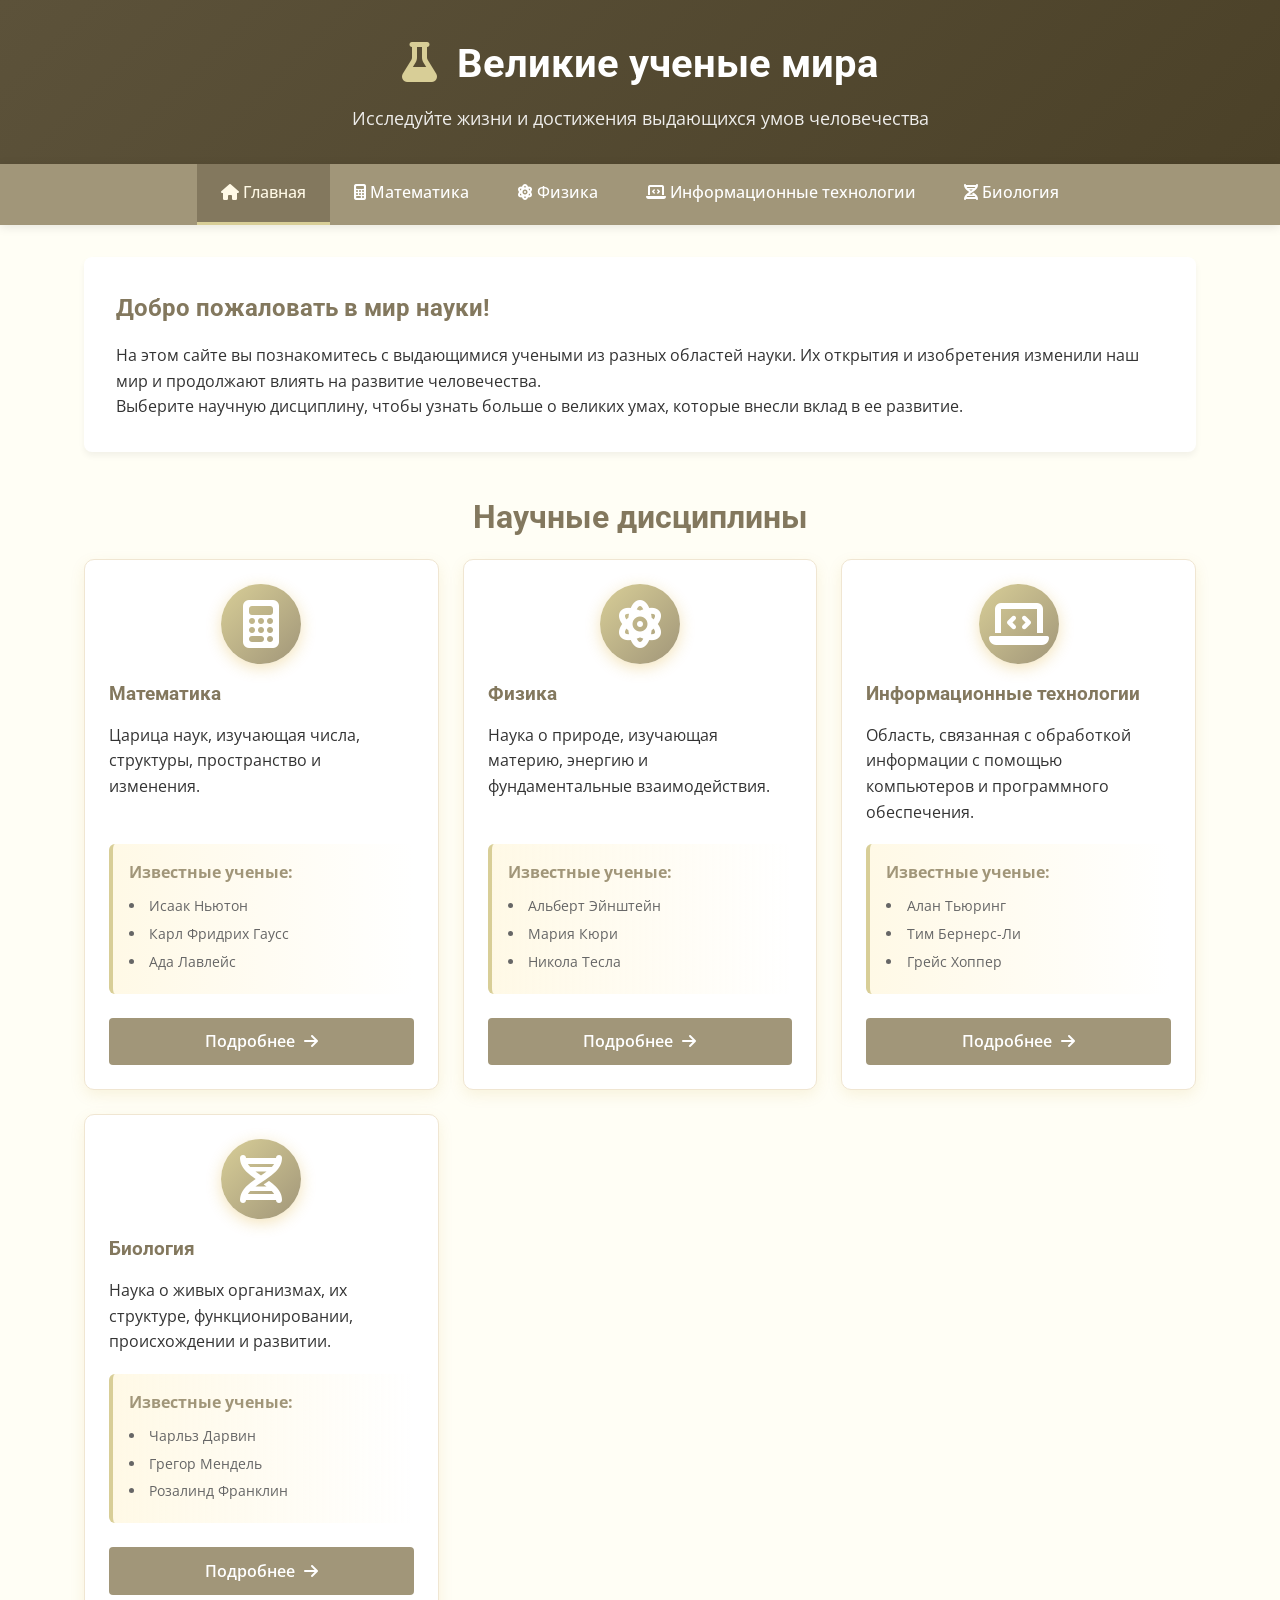
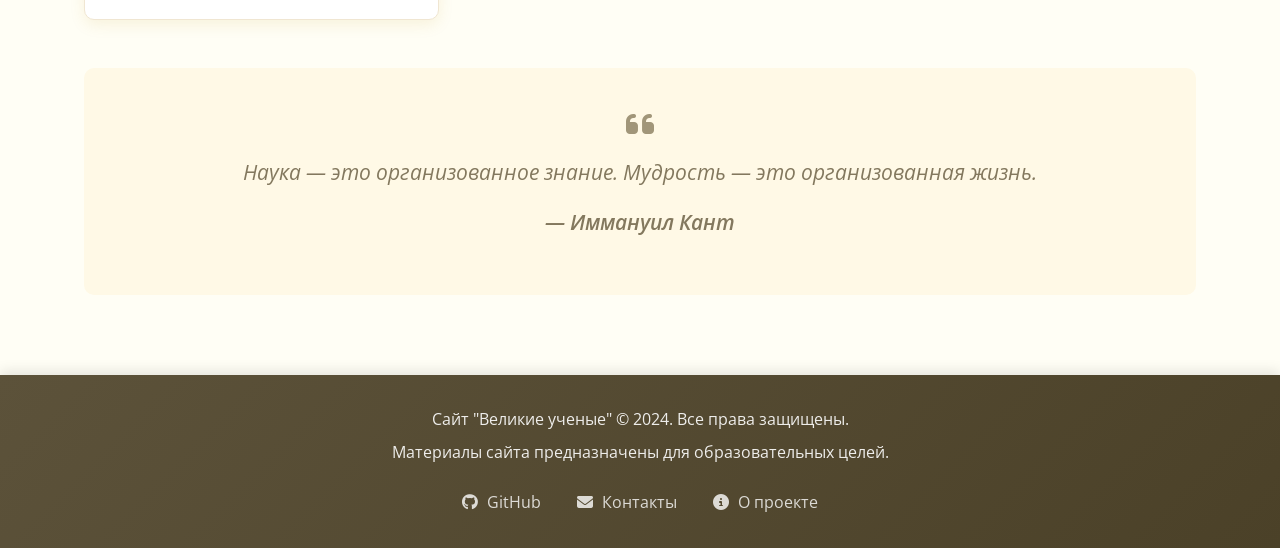
<file: index.html>
<!DOCTYPE html>
<html lang="ru">
<head>
    <meta charset="UTF-8">
    <meta name="viewport" content="width=device-width, initial-scale=1.0">
    <title>Великие ученые - Главная</title>
    <link rel="stylesheet" href="style.css">
    <link rel="stylesheet" href="https://cdnjs.cloudflare.com/ajax/libs/font-awesome/6.4.0/css/all.min.css">
    <link href="https://fonts.googleapis.com/css2?family=Roboto:wght@300;400;500;700&family=Open+Sans:wght@400;600;700&display=swap" rel="stylesheet">
</head>
<body class="home-theme">
    <header>
        <div class="container">
            <h1><i class="fas fa-flask"></i> Великие ученые мира</h1>
            <p>Исследуйте жизни и достижения выдающихся умов человечества</p>
        </div>
    </header>

    <nav>
        <div class="container">
            <ul>
                <li><a href="index.html" class="active"><i class="fas fa-home"></i> Главная</a></li>
                <li><a href="math.html"><i class="fas fa-calculator"></i> Математика</a></li>
                <li><a href="physics.html"><i class="fas fa-atom"></i> Физика</a></li>
                <li><a href="it.html"><i class="fas fa-laptop-code"></i> Информационные технологии</a></li>
                <li><a href="biology.html"><i class="fas fa-dna"></i> Биология</a></li>
            </ul>
        </div>
    </nav>

    <main>
        <div class="container">
            <section class="intro">
                <h2>Добро пожаловать в мир науки!</h2>
                <p>На этом сайте вы познакомитесь с выдающимися учеными из разных областей науки. Их открытия и изобретения изменили наш мир и продолжают влиять на развитие человечества.</p>
                <p>Выберите научную дисциплину, чтобы узнать больше о великих умах, которые внесли вклад в ее развитие.</p>
            </section>

            <section class="disciplines">
                <h2>Научные дисциплины</h2>
                <div class="disciplines-grid">
                    <!-- Математика -->
                    <div class="discipline-card">
                        <div class="card-icon">
                            <i class="fas fa-calculator"></i>
                        </div>
                        <h3>Математика</h3>
                        <p>Царица наук, изучающая числа, структуры, пространство и изменения.</p>
                        <div class="scientists-list">
                            <h4>Известные ученые:</h4>
                            <ul>
                                <li>Исаак Ньютон</li>
                                <li>Карл Фридрих Гаусс</li>
                                <li>Ада Лавлейс</li>
                            </ul>
                        </div>
                        <a href="math.html" class="btn">Подробнее <i class="fas fa-arrow-right"></i></a>
                    </div>

                    <!-- Физика -->
                    <div class="discipline-card">
                        <div class="card-icon">
                            <i class="fas fa-atom"></i>
                        </div>
                        <h3>Физика</h3>
                        <p>Наука о природе, изучающая материю, энергию и фундаментальные взаимодействия.</p>
                        <div class="scientists-list">
                            <h4>Известные ученые:</h4>
                            <ul>
                                <li>Альберт Эйнштейн</li>
                                <li>Мария Кюри</li>
                                <li>Никола Тесла</li>
                            </ul>
                        </div>
                        <a href="physics.html" class="btn">Подробнее <i class="fas fa-arrow-right"></i></a>
                    </div>

                    <!-- ИТ -->
                    <div class="discipline-card">
                        <div class="card-icon">
                            <i class="fas fa-laptop-code"></i>
                        </div>
                        <h3>Информационные технологии</h3>
                        <p>Область, связанная с обработкой информации с помощью компьютеров и программного обеспечения.</p>
                        <div class="scientists-list">
                            <h4>Известные ученые:</h4>
                            <ul>
                                <li>Алан Тьюринг</li>
                                <li>Тим Бернерс-Ли</li>
                                <li>Грейс Хоппер</li>
                            </ul>
                        </div>
                        <a href="it.html" class="btn">Подробнее <i class="fas fa-arrow-right"></i></a>
                    </div>

                    <!-- Биология -->
                    <div class="discipline-card">
                        <div class="card-icon">
                            <i class="fas fa-dna"></i>
                        </div>
                        <h3>Биология</h3>
                        <p>Наука о живых организмах, их структуре, функционировании, происхождении и развитии.</p>
                        <div class="scientists-list">
                            <h4>Известные ученые:</h4>
                            <ul>
                                <li>Чарльз Дарвин</li>
                                <li>Грегор Мендель</li>
                                <li>Розалинд Франклин</li>
                            </ul>
                        </div>
                        <a href="biology.html" class="btn">Подробнее <i class="fas fa-arrow-right"></i></a>
                    </div>
                </div>
            </section>

            <section class="quote-section">
                <div class="quote">
                    <i class="fas fa-quote-left"></i>
                    <p>Наука — это организованное знание. Мудрость — это организованная жизнь.</p>
                    <p class="quote-author">— Иммануил Кант</p>
                </div>
            </section>
        </div>
    </main>

    <footer>
        <div class="container">
            <p>Сайт "Великие ученые" &copy; 2024. Все права защищены.</p>
            <p>Материалы сайта предназначены для образовательных целей.</p>
            <div class="footer-links">
                <a href="https://github.com/TricolorGB/velikie_ucenye_PiRSChIR"><i class="fab fa-github"></i> GitHub</a>
                <a href="#"><i class="fas fa-envelope"></i> Контакты</a>
                <a href="#"><i class="fas fa-info-circle"></i> О проекте</a>
            </div>
        </div>
    </footer>

    <script src="script.js"></script>
</body>
</html>
</file>
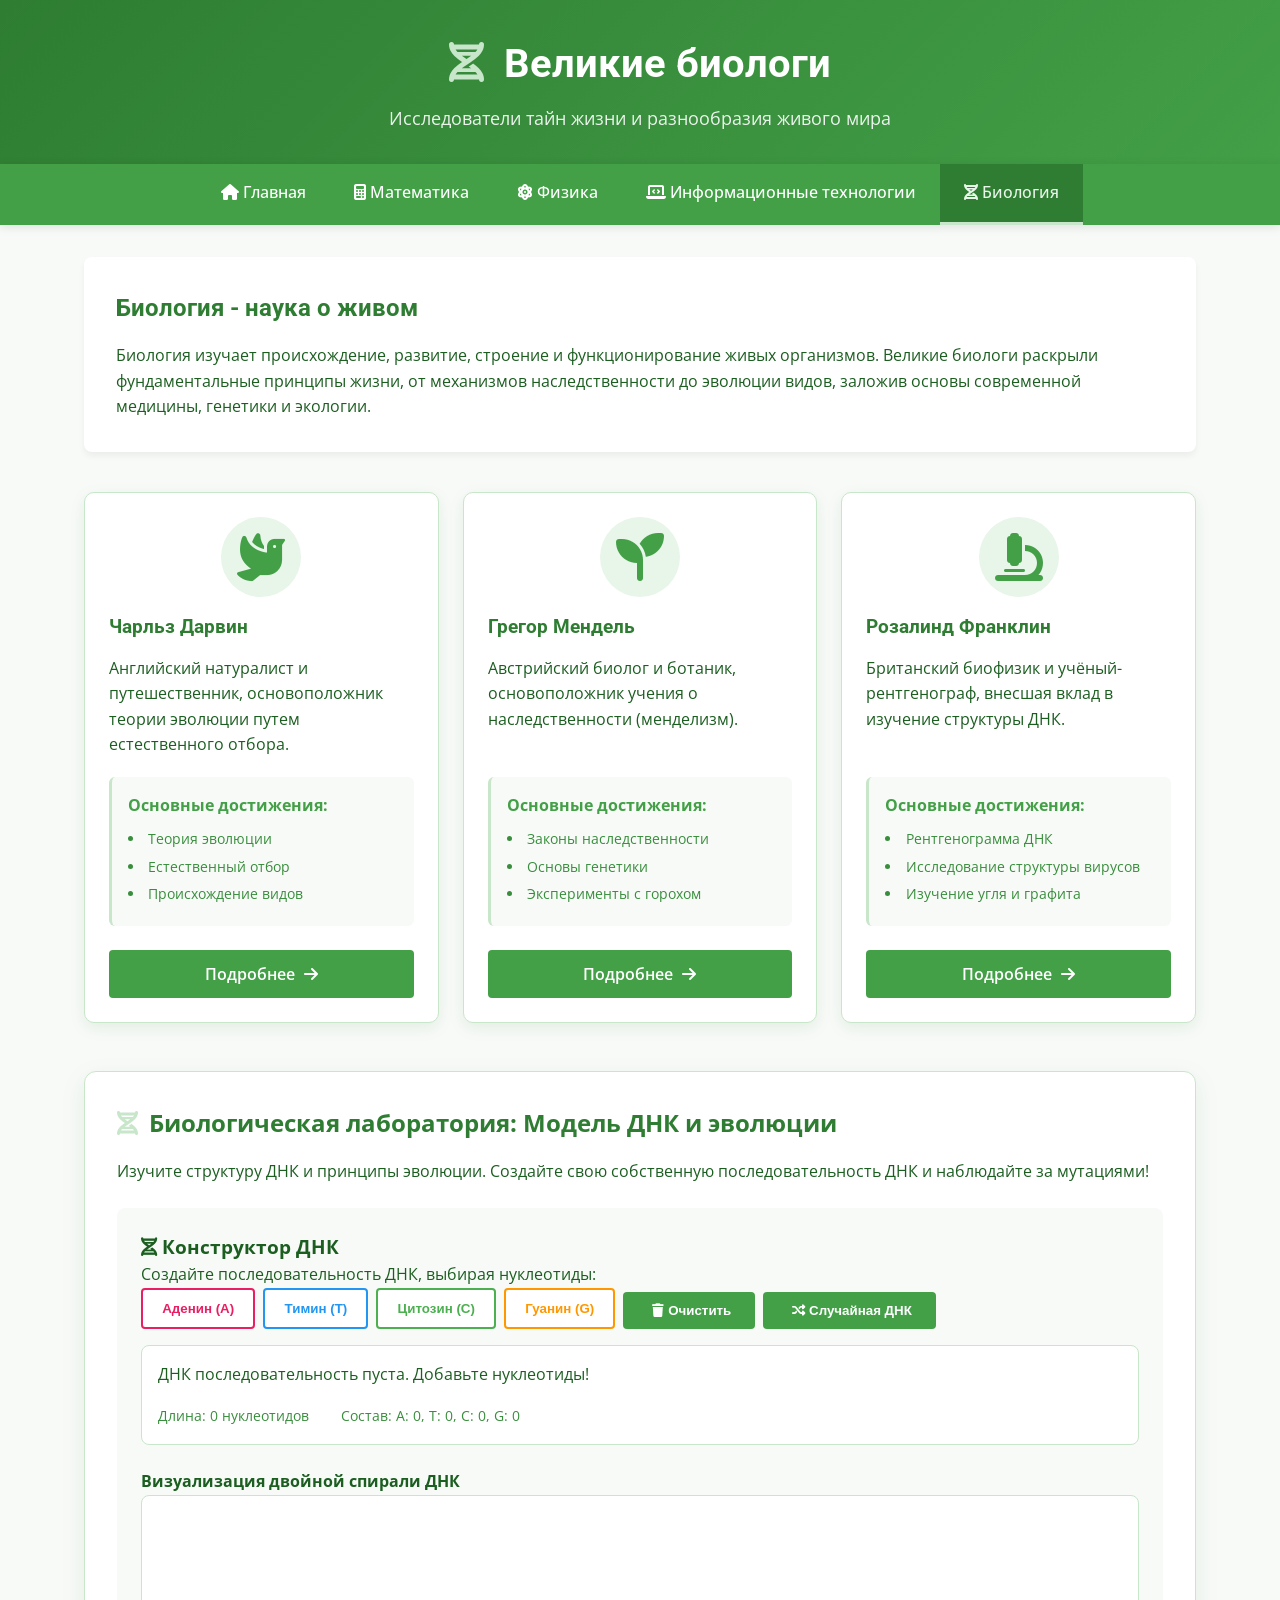
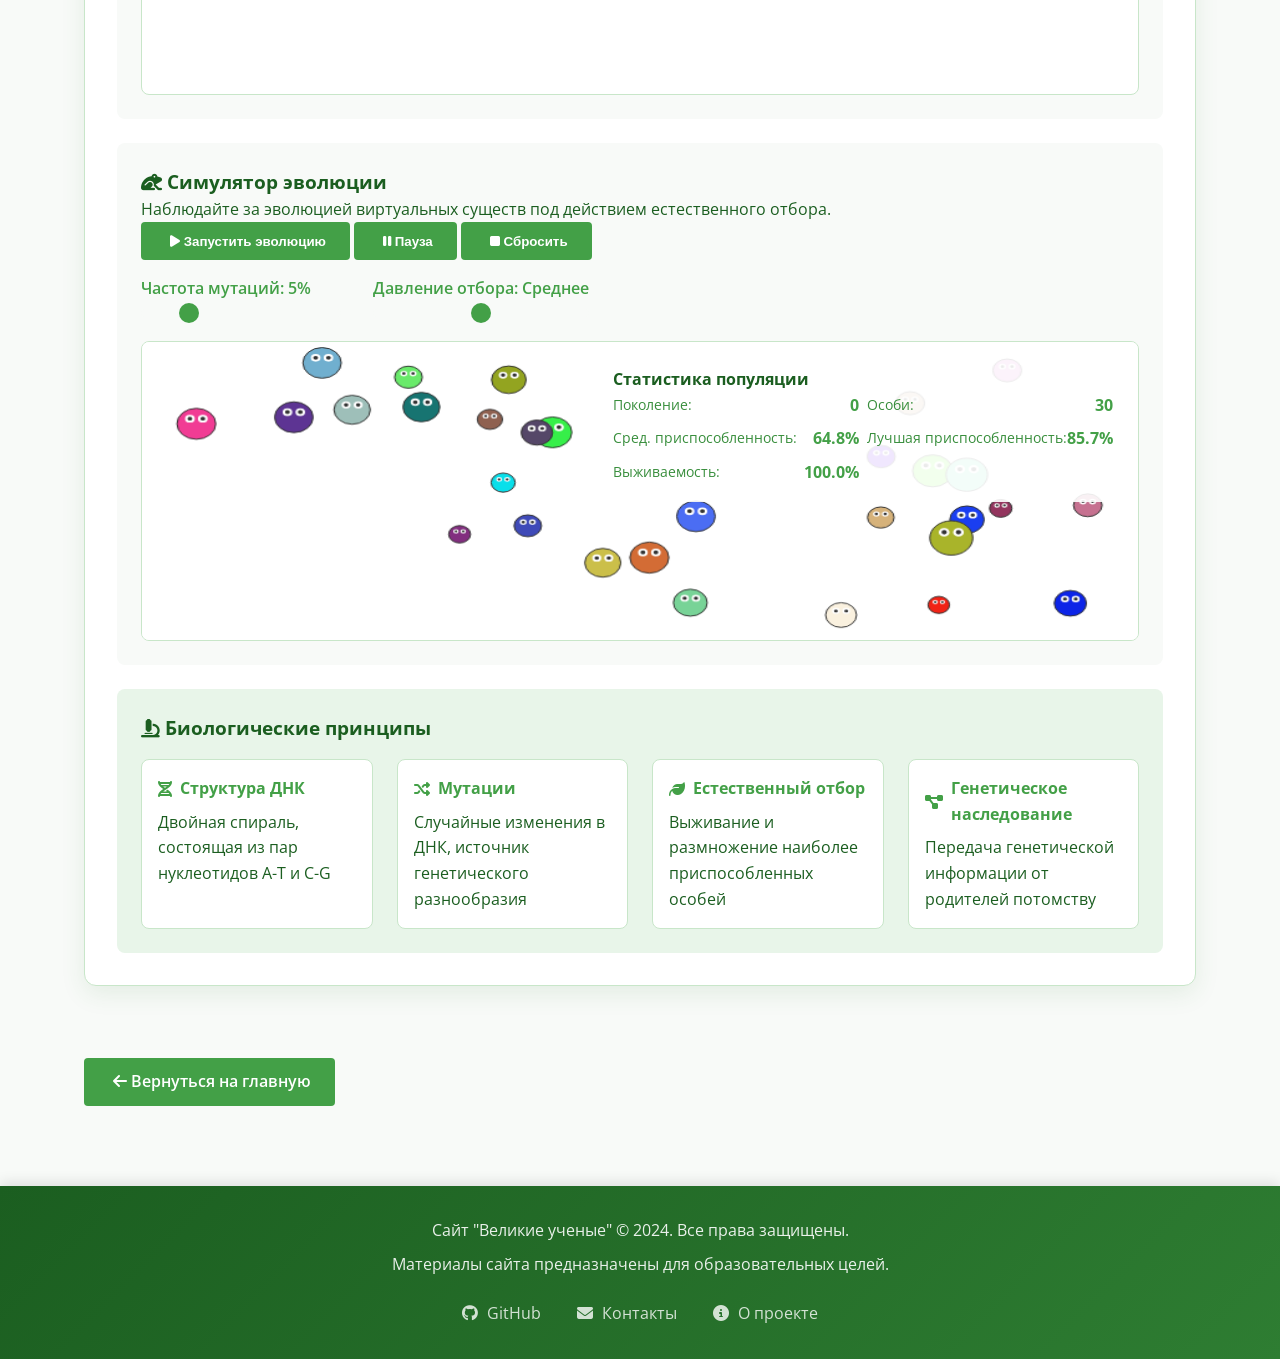
<file: biology.html>
<!DOCTYPE html>
<html lang="ru">
<head>
    <meta charset="UTF-8">
    <meta name="viewport" content="width=device-width, initial-scale=1.0">
    <title>Великие биологи</title>
    <link rel="stylesheet" href="style.css">
    <link rel="stylesheet" href="https://cdnjs.cloudflare.com/ajax/libs/font-awesome/6.4.0/css/all.min.css">
    <link href="https://fonts.googleapis.com/css2?family=Roboto:wght@300;400;500;700&family=Open+Sans:wght@400;600;700&display=swap" rel="stylesheet">
    <style>
        .biology-theme {
            --primary-color: #2e7d32;
            --secondary-color: #43a047;
            --accent-color: #c8e6c9;
        }
        .card-icon i {
            background-color: #e8f5e9 !important;
        }
    </style>

</head>
<body class="biology-theme">
    <header>
        <div class="container">
            <h1><i class="fas fa-dna"></i> Великие биологи</h1>
            <p>Исследователи тайн жизни и разнообразия живого мира</p>
        </div>
    </header>

    <nav>
        <div class="container">
            <ul>
                <li><a href="index.html"><i class="fas fa-home"></i> Главная</a></li>
                <li><a href="math.html"><i class="fas fa-calculator"></i> Математика</a></li>
                <li><a href="physics.html"><i class="fas fa-atom"></i> Физика</a></li>
                <li><a href="it.html"><i class="fas fa-laptop-code"></i> Информационные технологии</a></li>
                <li><a href="biology.html" class="active"><i class="fas fa-dna"></i> Биология</a></li>
            </ul>
        </div>
    </nav>

    <main>
        <div class="container">

            <section class="intro">
                <h2>Биология - наука о живом</h2>
                <p>Биология изучает происхождение, развитие, строение и функционирование живых организмов. Великие биологи раскрыли фундаментальные принципы жизни, от механизмов наследственности до эволюции видов, заложив основы современной медицины, генетики и экологии.</p>
            </section>

            <div class="disciplines-grid">
                <!-- Карточка ученого 1 -->
                <div class="discipline-card">
                    <div class="card-icon"> <i class="fas fa-dove"></i> </div>
                    <h3>Чарльз Дарвин</h3>
                    <p>Английский натуралист и путешественник, основоположник теории эволюции путем естественного отбора.</p>
                    <div class="scientists-list">
                        <h4>Основные достижения:</h4>
                        <ul>
                            <li>Теория эволюции</li>
                            <li>Естественный отбор</li>
                            <li>Происхождение видов</li>
                        </ul>
                    </div>
                    <a href="https://ru.wikipedia.org/wiki/%D0%94%D0%B0%D1%80%D0%B2%D0%B8%D0%BD,_%D0%A7%D0%B0%D1%80%D0%BB%D0%B7" class="btn" onclick="showScientist('darwin')">Подробнее <i class="fas fa-arrow-right"></i></a>
                </div>

                <!-- Карточка ученого 2 -->
                <div class="discipline-card">
                    <div class="card-icon"> <i class="fas fa-seedling"></i> </div>
                    <h3>Грегор Мендель</h3>
                    <p>Австрийский биолог и ботаник, основоположник учения о наследственности (менделизм).</p>
                    <div class="scientists-list">
                        <h4>Основные достижения:</h4>
                        <ul>
                            <li>Законы наследственности</li>
                            <li>Основы генетики</li>
                            <li>Эксперименты с горохом</li>
                        </ul>
                    </div>
                    <a href="https://ru.wikipedia.org/wiki/%D0%9C%D0%B5%D0%BD%D0%B4%D0%B5%D0%BB%D1%8C,_%D0%93%D1%80%D0%B5%D0%B3%D0%BE%D1%80_%D0%98%D0%BE%D0%B3%D0%B0%D0%BD%D0%BD" class="btn" onclick="showScientist('mendel')">Подробнее <i class="fas fa-arrow-right"></i></a>
                </div>

                <!-- Карточка ученого 3 -->
                <div class="discipline-card">
                    <div class="card-icon">  <i class="fas fa-microscope"> </i> </div>
                    <h3>Розалинд Франклин</h3>
                    <p>Британский биофизик и учёный-рентгенограф, внесшая вклад в изучение структуры ДНК.</p>
                    <div class="scientists-list">
                        <h4>Основные достижения:</h4>
                        <ul>
                            <li>Рентгенограмма ДНК</li>
                            <li>Исследование структуры вирусов</li>
                            <li>Изучение угля и графита</li>
                        </ul>
                    </div>
                    <a href="https://ru.wikipedia.org/wiki/%D0%A4%D1%80%D0%B0%D0%BD%D0%BA%D0%BB%D0%B8%D0%BD,_%D0%A0%D0%BE%D0%B7%D0%B0%D0%BB%D0%B8%D0%BD%D0%B4" class="btn" onclick="showScientist('franklin')">Подробнее <i class="fas fa-arrow-right"></i></a>
                </div>
            </div>

            <!-- Интерактивный раздел для биологии -->
<section class="interactive-section">
    <h2><i class="fas fa-dna"></i> Биологическая лаборатория: Модель ДНК и эволюции</h2>
    <p>Изучите структуру ДНК и принципы эволюции. Создайте свою собственную последовательность ДНК и наблюдайте за мутациями!</p>
    
    <div class="biology-lab-container">
        <div class="dna-section">
            <h3><i class="fas fa-dna"></i> Конструктор ДНК</h3>
            <p>Создайте последовательность ДНК, выбирая нуклеотиды:</p>
            
            <div class="dna-controls">
                <div class="nucleotide-buttons">
                    <button class="nuc-btn" data-nucleotide="A">Аденин (A)</button>
                    <button class="nuc-btn" data-nucleotide="T">Тимин (T)</button>
                    <button class="nuc-btn" data-nucleotide="C">Цитозин (C)</button>
                    <button class="nuc-btn" data-nucleotide="G">Гуанин (G)</button>
                    <button id="clear-dna" class="btn"><i class="fas fa-trash"></i> Очистить</button>
                    <button id="random-dna" class="btn"><i class="fas fa-random"></i> Случайная ДНК</button>
                </div>
                
                <div class="dna-sequence-display">
                    <div class="dna-strand" id="dna-strand">
                        <!-- ДНК последовательность-->
                        <div class="empty-dna"> <p>ДНК последовательность пуста. Добавьте нуклеотиды!</p> </div>
                    </div>
                    <div class="dna-info">
                        <p>Длина: <span id="dna-length">0</span> нуклеотидов</p>
                        <p>Состав: A: <span id="count-A">0</span>, T: <span id="count-T">0</span>, 
                            C: <span id="count-C">0</span>, G: <span id="count-G">0</span></p>
                    </div>
                </div>
            </div>
            
            <div class="dna-visualization">
                <h4>Визуализация двойной спирали ДНК</h4>
                <canvas id="dna-canvas" width="800" height="200"></canvas>
            </div>
        </div>
        
        <div class="evolution-section">
            <h3><i class="fas fa-frog"></i> Симулятор эволюции</h3>
            <p>Наблюдайте за эволюцией виртуальных существ под действием естественного отбора.</p>
            
            <div class="evolution-controls">
                <button id="start-evolution" class="btn"><i class="fas fa-play"></i> Запустить эволюцию</button>
                <button id="pause-evolution" class="btn"><i class="fas fa-pause"></i> Пауза</button>
                <button id="reset-evolution" class="btn"><i class="fas fa-stop"></i> Сбросить</button>
                
                <div class="evolution-params">
                    <div class="slider-container">
                        <label for="mutation-rate">Частота мутаций: <span id="mutation-value">5%</span></label>
                        <input type="range" id="mutation-rate" min="1" max="20" step="1" value="5">
                    </div>
                    
                    <div class="slider-container">
                        <label for="selection-pressure">Давление отбора: <span id="selection-value">Среднее</span></label>
                        <input type="range" id="selection-pressure" min="1" max="3" step="1" value="2">
                    </div>
                </div>
            </div>
            
            <div class="evolution-canvas-container">
                <canvas id="evolution-canvas" width="800" height="300"></canvas>
                <div class="evolution-stats">
                    <h4>Статистика популяции</h4>
                    <div class="stats-grid">
                        <div class="stat">
                            <span class="stat-label">Поколение:</span>
                            <span class="stat-value" id="generation">0</span>
                        </div>
                        <div class="stat">
                            <span class="stat-label">Особи:</span>
                            <span class="stat-value" id="population">0</span>
                        </div>
                        <div class="stat">
                            <span class="stat-label">Сред. приспособленность:</span>
                            <span class="stat-value" id="fitness">0%</span>
                        </div>
                        <div class="stat">
                            <span class="stat-label">Лучшая приспособленность:</span>
                            <span class="stat-value" id="best-fitness">0%</span>
                        </div>
                        <div class="stat">
                            <span class="stat-label">Выживаемость:</span>
                            <span class="stat-value" id="survival">0%</span>
                        </div>
                    </div>
                </div>
            </div>
        </div>
        
        <div class="biology-concepts">
            <h3><i class="fas fa-microscope"></i> Биологические принципы</h3>
            <div class="concepts-grid">
                <div class="concept">
                    <h4><i class="fas fa-dna"></i> Структура ДНК</h4>
                    <p>Двойная спираль, состоящая из пар нуклеотидов A-T и C-G</p>
                </div>
                <div class="concept">
                    <h4><i class="fas fa-random"></i> Мутации</h4>
                    <p>Случайные изменения в ДНК, источник генетического разнообразия</p>
                </div>
                <div class="concept">
                    <h4><i class="fas fa-leaf"></i> Естественный отбор</h4>
                    <p>Выживание и размножение наиболее приспособленных особей</p>
                </div>
                <div class="concept">
                    <h4><i class="fas fa-project-diagram"></i> Генетическое наследование</h4>
                    <p>Передача генетической информации от родителей потомству</p>
                </div>
            </div>
        </div>
    </div>
</section>

            <div class="back-to-home">
                <a href="index.html" class="btn back-btn"><i class="fas fa-arrow-left"></i> Вернуться на главную</a>
            </div>
        </div>
    </main>

    <footer>
        <div class="container">
            <p>Сайт "Великие ученые" &copy; 2024. Все права защищены.</p>
            <p>Материалы сайта предназначены для образовательных целей.</p>
            <div class="footer-links">
                <a href="https://github.com/TricolorGB/velikie_ucenye_PiRSChIR"><i class="fab fa-github"></i> GitHub</a>
                <a href="#"><i class="fas fa-envelope"></i> Контакты</a>
                <a href="#"><i class="fas fa-info-circle"></i> О проекте</a>
            </div>
        </div>
    </footer>

    <script src="script.js"></script>
    <script src="interactive.js"></script>
</body>
</html>
</file>
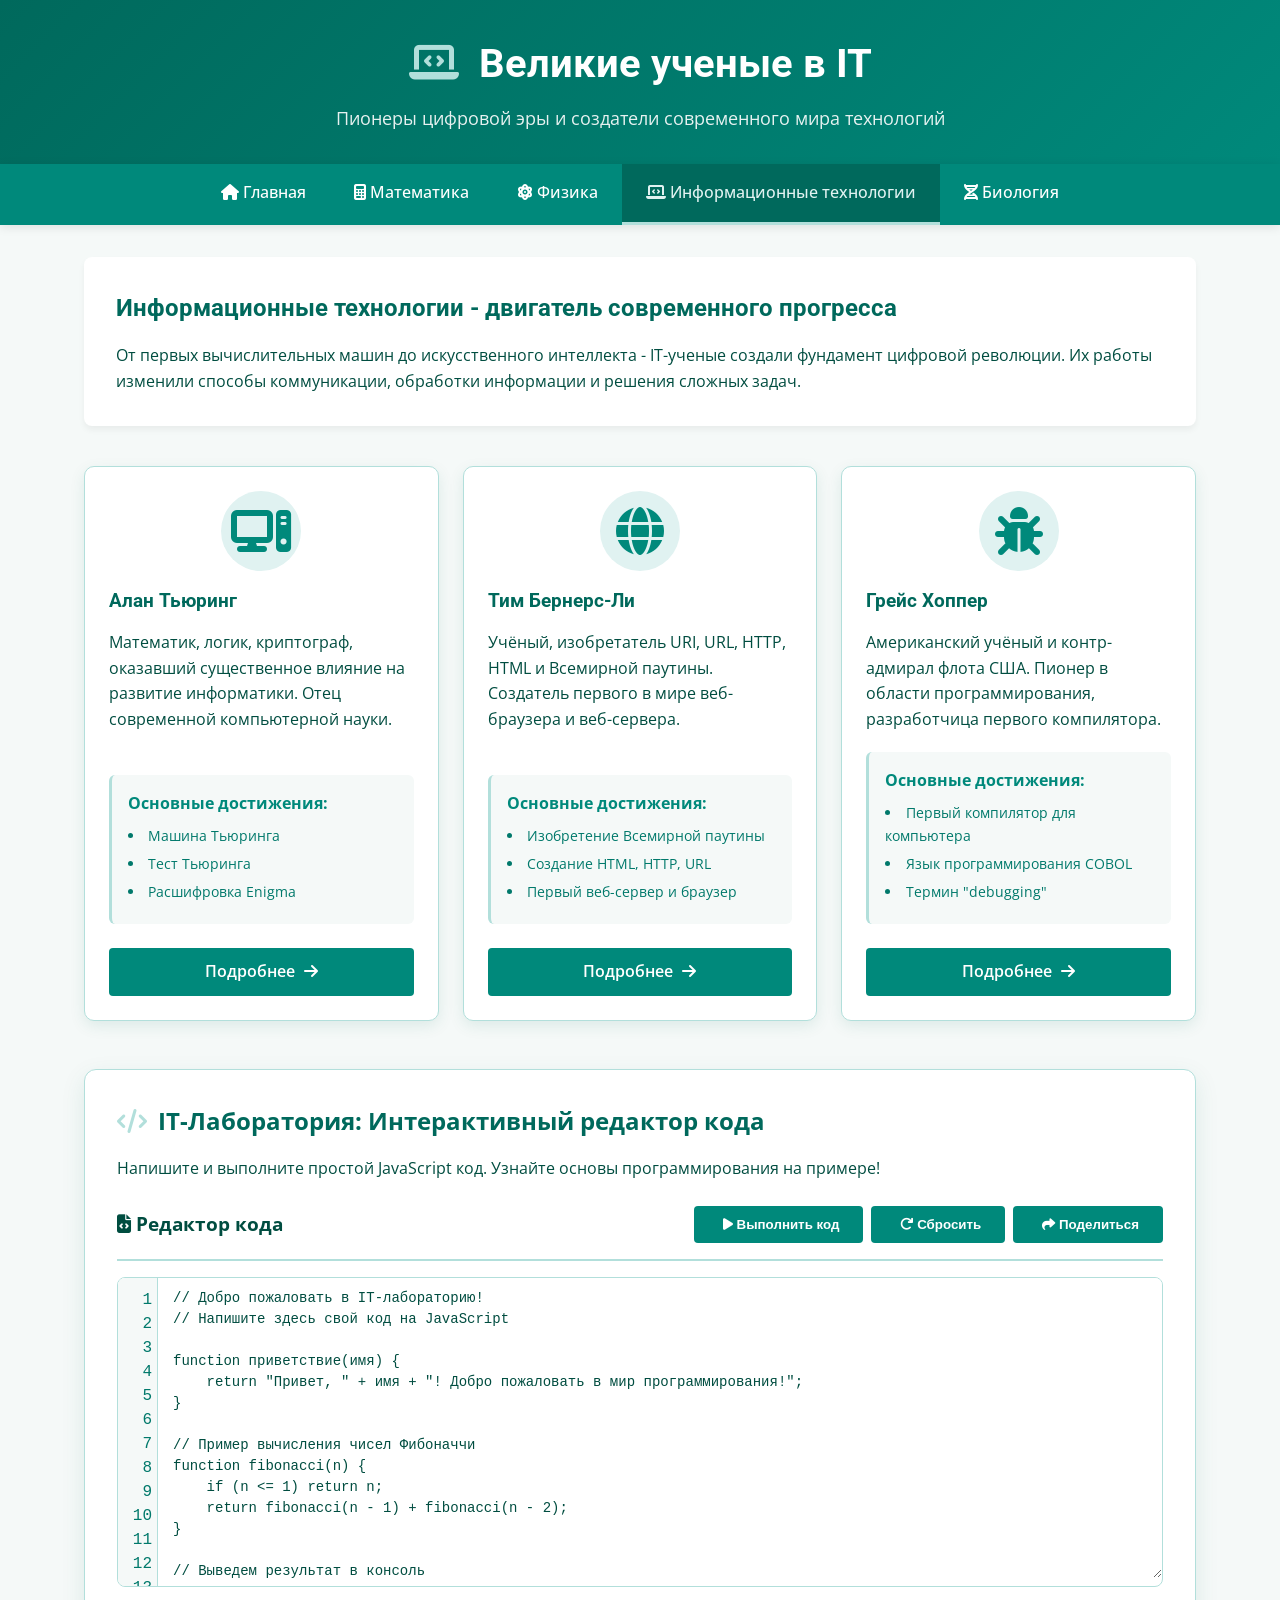
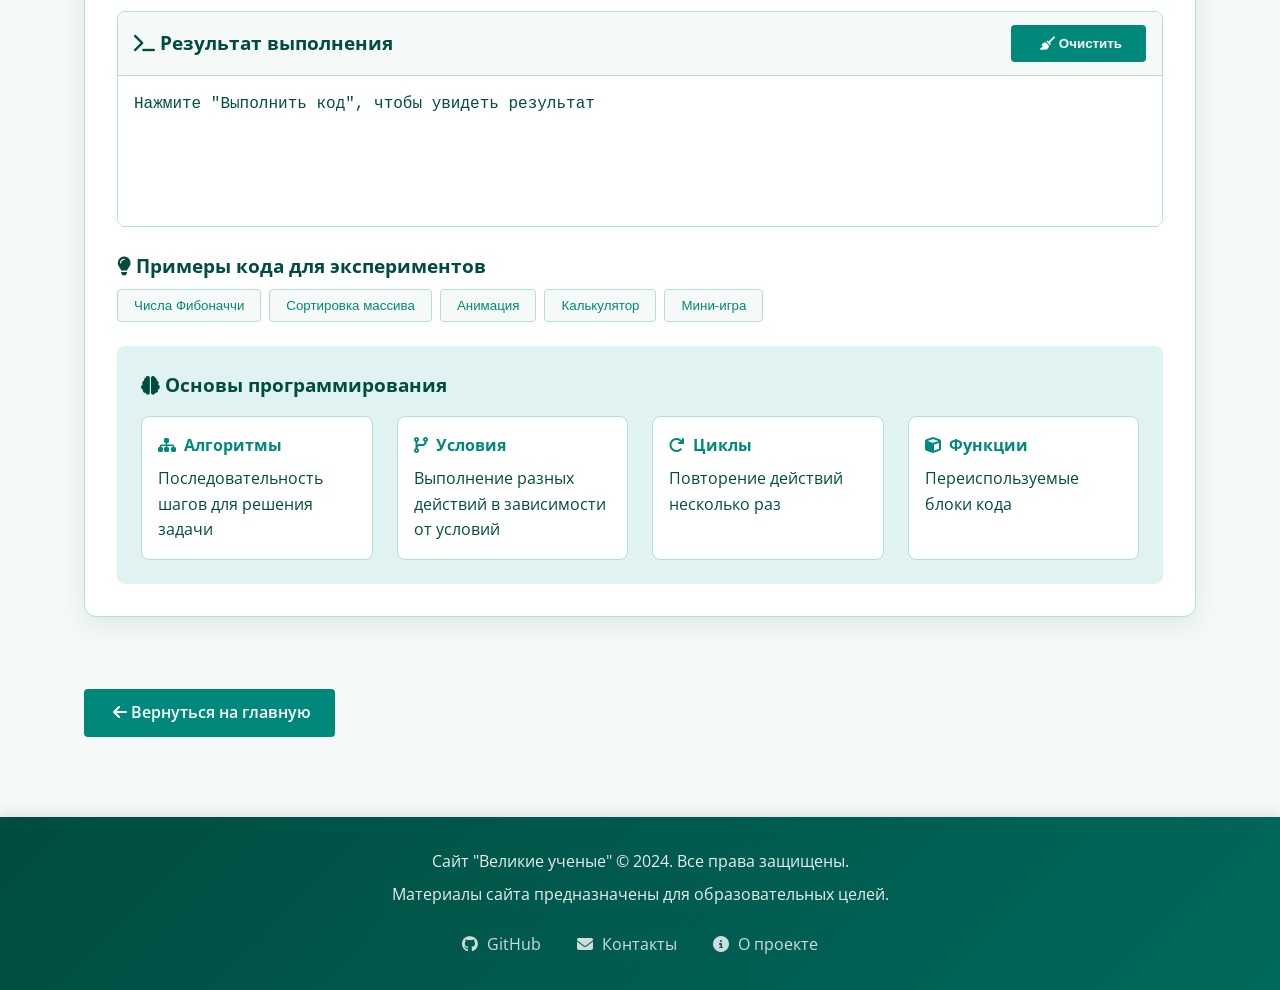
<file: it.html>
<!DOCTYPE html>
<html lang="ru">
<head>
    <meta charset="UTF-8">
    <meta name="viewport" content="width=device-width, initial-scale=1.0">
    <title>Великие ученые в IT</title>
    <link rel="stylesheet" href="style.css">
    <link rel="stylesheet" href="https://cdnjs.cloudflare.com/ajax/libs/font-awesome/6.4.0/css/all.min.css">
    <link href="https://fonts.googleapis.com/css2?family=Roboto:wght@300;400;500;700&family=Open+Sans:wght@400;600;700&display=swap" rel="stylesheet">
    <style>
        .it-theme {
            --primary-color: #00695c;
            --secondary-color: #00897b;
            --accent-color: #b2dfdb;
        }
        .card-icon i {
            background-color: #e0f2f1 !important;
        }
    </style>
</head>
<body class="it-theme">
    <header>
        <div class="container">
            <h1><i class="fas fa-laptop-code"></i> Великие ученые в IT</h1>
            <p>Пионеры цифровой эры и создатели современного мира технологий</p>
        </div>
    </header>

    <nav>
        <div class="container">
            <ul>
                <li><a href="index.html"><i class="fas fa-home"></i> Главная</a></li>
                <li><a href="math.html"><i class="fas fa-calculator"></i> Математика</a></li>
                <li><a href="physics.html"><i class="fas fa-atom"></i> Физика</a></li>
                <li><a href="it.html" class="active"><i class="fas fa-laptop-code"></i> Информационные технологии</a></li>
                <li><a href="biology.html"><i class="fas fa-dna"></i> Биология</a></li>
            </ul>
        </div>
    </nav>

    <main>
        <div class="container">

            <section class="intro">
                <h2>Информационные технологии - двигатель современного прогресса</h2>
                <p>От первых вычислительных машин до искусственного интеллекта - IT-ученые создали фундамент цифровой революции. Их работы изменили способы коммуникации, обработки информации и решения сложных задач.</p>
            </section>

            <div class="disciplines-grid">
                <!-- Карточка ученого 1 -->
                <div class="discipline-card">
                    <div class="card-icon"> <i class="fas fa-computer"></i> </div>
                    <h3>Алан Тьюринг</h3>
                    <p>Математик, логик, криптограф, оказавший существенное влияние на развитие информатики. Отец современной компьютерной науки.</p>
                    <div class="scientists-list">
                        <h4>Основные достижения:</h4>
                        <ul>
                            <li>Машина Тьюринга</li>
                            <li>Тест Тьюринга</li>
                            <li>Расшифровка Enigma</li>
                        </ul>
                    </div>
                    <a href="https://ru.wikipedia.org/wiki/%D0%A2%D1%8C%D1%8E%D1%80%D0%B8%D0%BD%D0%B3,_%D0%90%D0%BB%D0%B0%D0%BD" class="btn" onclick="showScientist('turing')">Подробнее <i class="fas fa-arrow-right"></i></a>
                </div>

                <!-- Карточка ученого 2 -->
                <div class="discipline-card">
                    <div class="card-icon"> <i class="fas fa-globe"></i> </div>
                    <h3>Тим Бернерс-Ли</h3>
                    <p>Учёный, изобретатель URI, URL, HTTP, HTML и Всемирной паутины. Создатель первого в мире веб-браузера и веб-сервера.</p>
                    <div class="scientists-list">
                        <h4>Основные достижения:</h4>
                        <ul>
                            <li>Изобретение Всемирной паутины</li>
                            <li>Создание HTML, HTTP, URL</li>
                            <li>Первый веб-сервер и браузер</li>
                        </ul>
                    </div>
                    <a href="https://ru.wikipedia.org/wiki/%D0%91%D0%B5%D1%80%D0%BD%D0%B5%D1%80%D1%81-%D0%9B%D0%B8,_%D0%A2%D0%B8%D0%BC" class="btn" onclick="showScientist('berners-lee')">Подробнее <i class="fas fa-arrow-right"></i></a>
                </div>

                <!-- Карточка ученого 3 -->
                <div class="discipline-card">
                    <div class="card-icon"> <i class="fas fa-bug"></i> </div>
                    <h3>Грейс Хоппер</h3>
                    <p>Американский учёный и контр-адмирал флота США. Пионер в области программирования, разработчица первого компилятора.</p>
                    <div class="scientists-list">
                        <h4>Основные достижения:</h4>
                        <ul>
                            <li>Первый компилятор для компьютера</li>
                            <li>Язык программирования COBOL</li>
                            <li>Термин "debugging"</li>
                        </ul>
                    </div>
                    <a href="https://ru.wikipedia.org/wiki/%D0%A5%D0%BE%D0%BF%D0%BF%D0%B5%D1%80,_%D0%93%D1%80%D0%B5%D0%B9%D1%81" class="btn" onclick="showScientist('hopper')">Подробнее <i class="fas fa-arrow-right"></i></a>
                </div>
            </div>

            <!-- Интерактивный раздел для IT -->
<section class="interactive-section">
    <h2><i class="fas fa-code"></i> IT-Лаборатория: Интерактивный редактор кода</h2>
    <p>Напишите и выполните простой JavaScript код. Узнайте основы программирования на примере!</p>
    
    <div class="code-editor-container">
        <div class="editor-header">
            <h3><i class="fas fa-file-code"></i> Редактор кода</h3>
            <div class="editor-actions">
                <button id="run-code" class="btn"><i class="fas fa-play"></i> Выполнить код</button>
                <button id="reset-code" class="btn"><i class="fas fa-redo"></i> Сбросить</button>
                <button id="share-code" class="btn"><i class="fas fa-share"></i> Поделиться</button>
            </div>
        </div>
        
        <div class="editor-wrapper">
            <div class="line-numbers">
                <!-- Номера строк будут генерироваться JS -->
            </div>
            <textarea id="code-editor" spellcheck="false">
// Добро пожаловать в IT-лабораторию!
// Напишите здесь свой код на JavaScript

function приветствие(имя) {
    return "Привет, " + имя + "! Добро пожаловать в мир программирования!";
}

// Пример вычисления чисел Фибоначчи
function fibonacci(n) {
    if (n <= 1) return n;
    return fibonacci(n - 1) + fibonacci(n - 2);
}

// Выведем результат в консоль
console.log(приветствие("Программист"));
console.log("Первые 10 чисел Фибоначчи:");

for (let i = 0; i < 10; i++) {
    console.log("F(" + i + ") = " + fibonacci(i));
}

// Попробуйте изменить код и нажать "Выполнить код"!
</textarea>

        </div>
        
        <div class="output-container">
            <div class="output-header">
                <h3><i class="fas fa-terminal"></i> Результат выполнения</h3>
                <button id="clear-output" class="btn"><i class="fas fa-broom"></i> Очистить</button>
            </div>
            <div id="code-output" class="code-output">
                <p>Нажмите "Выполнить код", чтобы увидеть результат</p>
            </div>
        </div>
        
        <div class="code-examples">
            <h3><i class="fas fa-lightbulb"></i> Примеры кода для экспериментов</h3>
            <div class="example-buttons">
                <button class="example-btn" data-example="fibonacci">Числа Фибоначчи</button>
                <button class="example-btn" data-example="sorting">Сортировка массива</button>
                <button class="example-btn" data-example="animation">Анимация</button>
                <button class="example-btn" data-example="calculator">Калькулятор</button>
                <button class="example-btn" data-example="game">Мини-игра</button>
            </div>
        </div>
        
        <div class="programming-concepts">
            <h3><i class="fas fa-brain"></i> Основы программирования</h3>
            <div class="concepts-grid">
                <div class="concept">
                    <h4><i class="fas fa-sitemap"></i> Алгоритмы</h4>
                    <p>Последовательность шагов для решения задачи</p>
                </div>
                <div class="concept">
                    <h4><i class="fas fa-code-branch"></i> Условия</h4>
                    <p>Выполнение разных действий в зависимости от условий</p>
                </div>
                <div class="concept">
                    <h4><i class="fas fa-redo"></i> Циклы</h4>
                    <p>Повторение действий несколько раз</p>
                </div>
                <div class="concept">
                    <h4><i class="fas fa-cube"></i> Функции</h4>
                    <p>Переиспользуемые блоки кода</p>
                </div>
            </div>
        </div>
    </div>
</section>

            <div class="back-to-home">
                <a href="index.html" class="btn back-btn"><i class="fas fa-arrow-left"></i> Вернуться на главную</a>
            </div>
        </div>
    </main>

    <footer>
        <div class="container">
            <p>Сайт "Великие ученые" &copy; 2024. Все права защищены.</p>
            <p>Материалы сайта предназначены для образовательных целей.</p>
            <div class="footer-links">
                <a href="https://github.com/TricolorGB/velikie_ucenye_PiRSChIR"><i class="fab fa-github"></i> GitHub</a>
                <a href="#"><i class="fas fa-envelope"></i> Контакты</a>
                <a href="#"><i class="fas fa-info-circle"></i> О проекте</a>
            </div>
        </div>
    </footer>

    <script src="script.js"></script>
    <script src="interactive.js"></script>
</body>
</html>
</file>
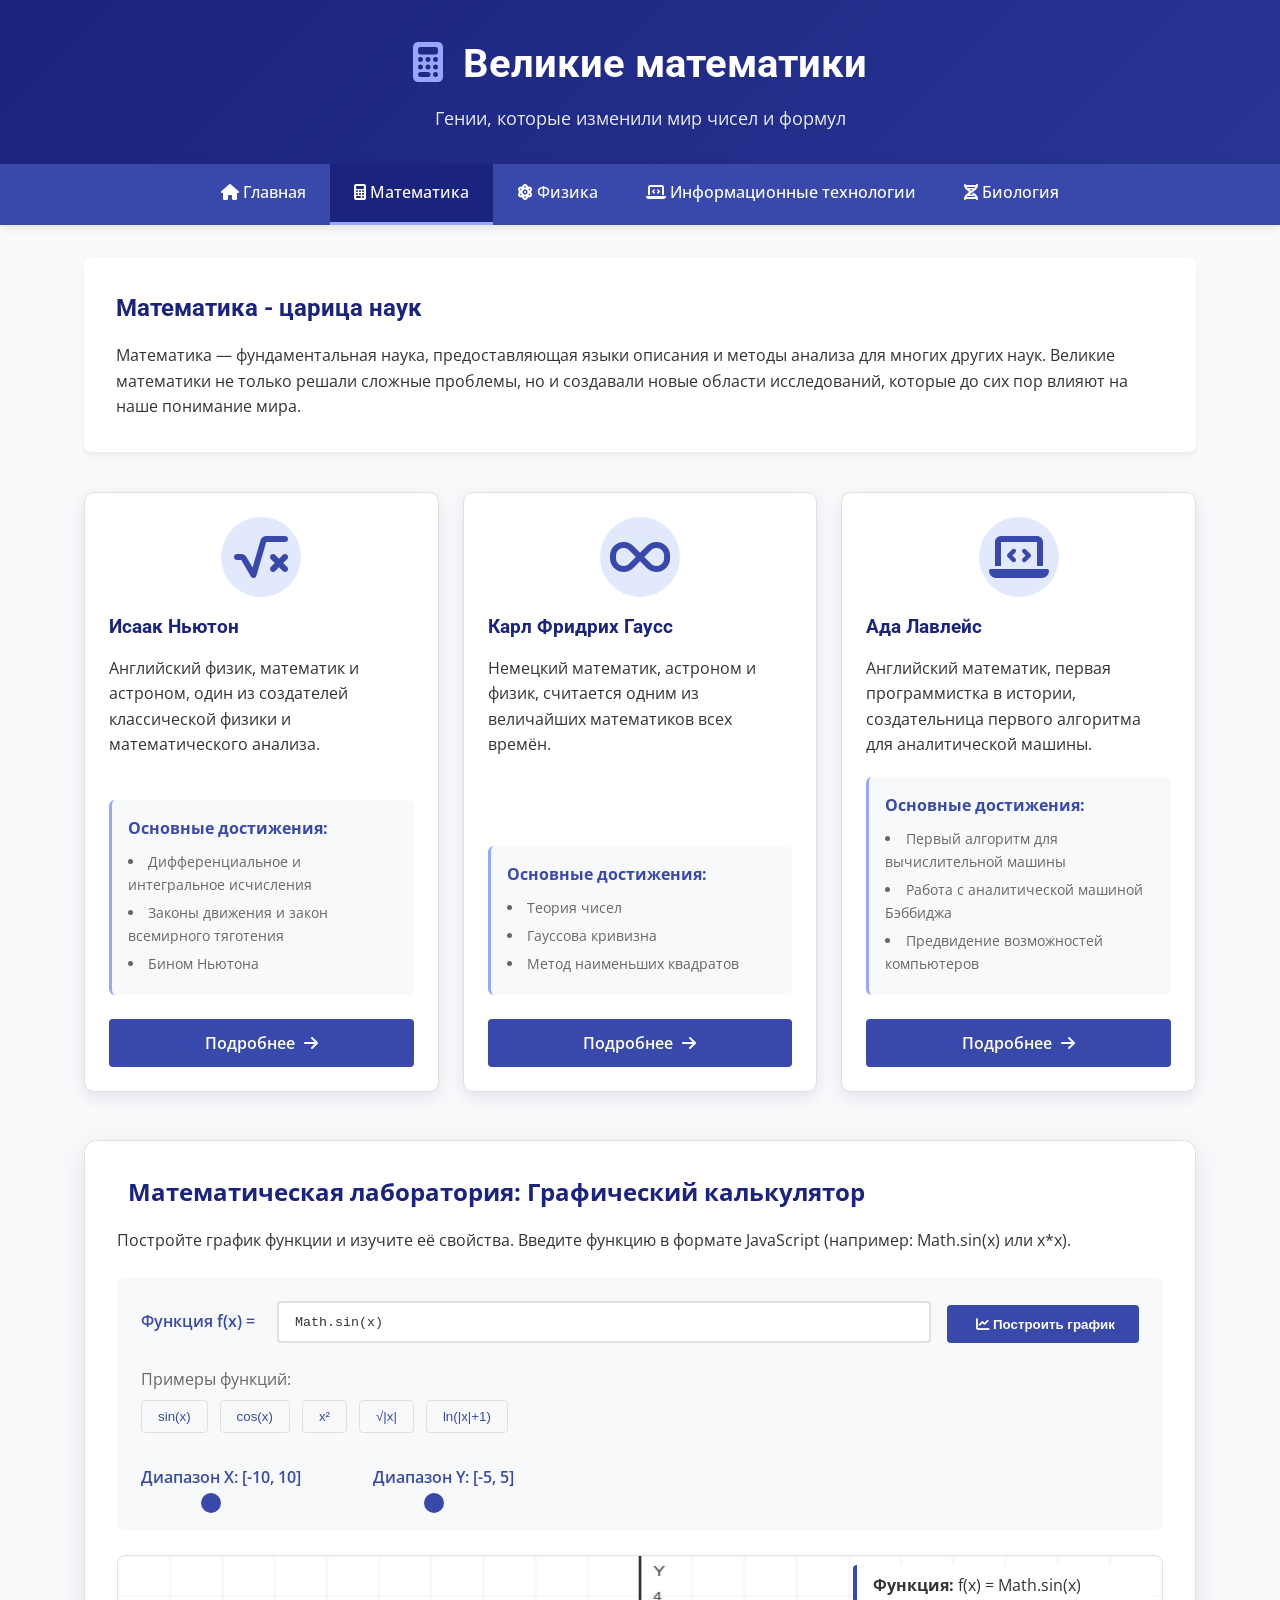
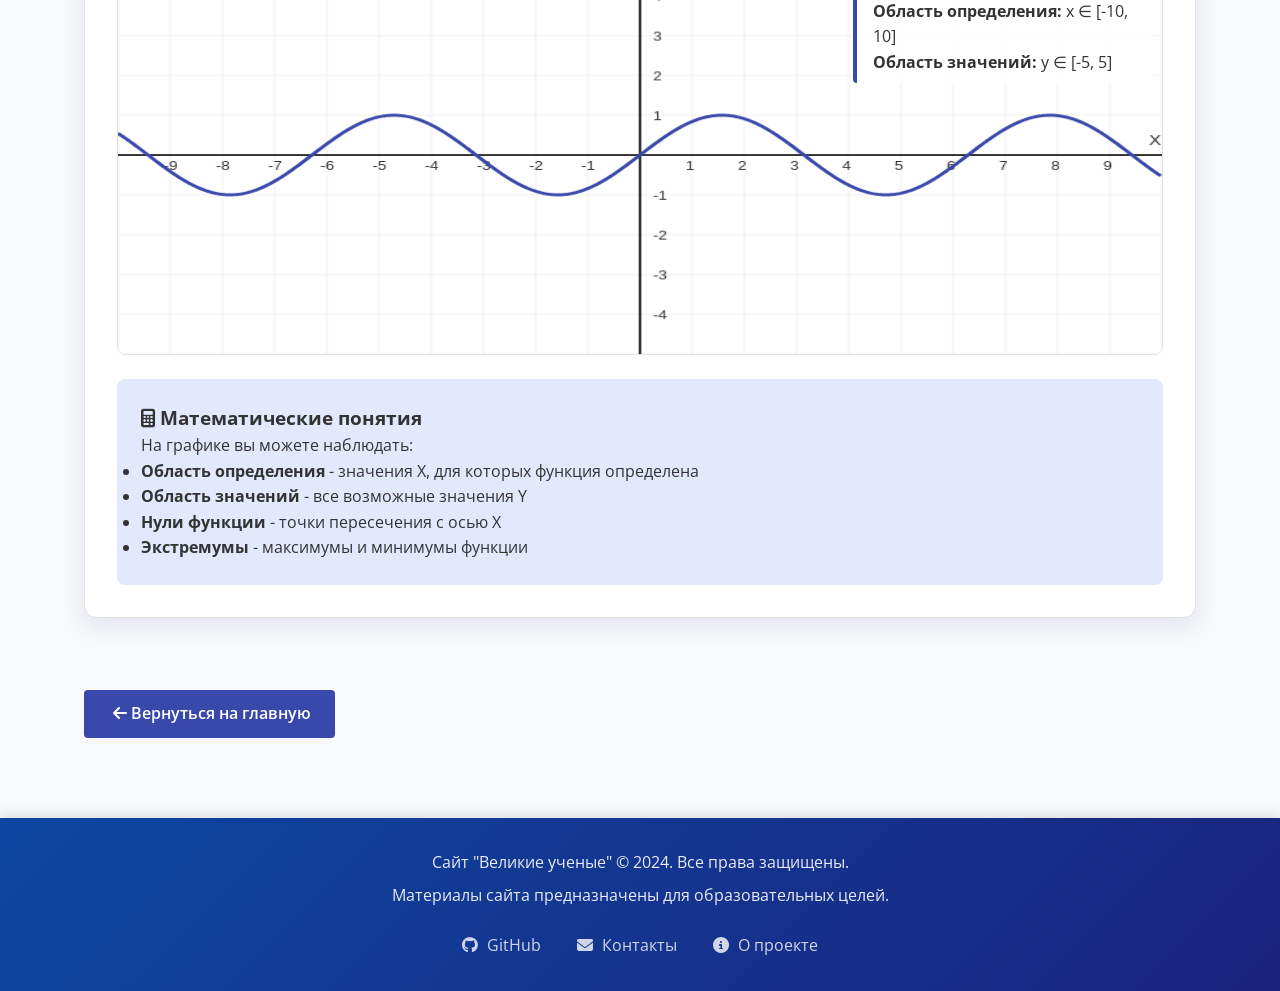
<file: math.html>
<!DOCTYPE html>
<html lang="ru">
<head>
    <meta charset="UTF-8">
    <meta name="viewport" content="width=device-width, initial-scale=1.0">
    <title>Великие математики</title>
    <link rel="stylesheet" href="style.css">
    <link rel="stylesheet" href="https://cdnjs.cloudflare.com/ajax/libs/font-awesome/6.4.0/css/all.min.css">
    <link href="https://fonts.googleapis.com/css2?family=Roboto:wght@300;400;500;700&family=Open+Sans:wght@400;600;700&display=swap" rel="stylesheet">
</head>
<body>
    <header>
        <div class="container">
            <h1><i class="fas fa-calculator"></i> Великие математики</h1>
            <p>Гении, которые изменили мир чисел и формул</p>
        </div>
    </header>

    <nav>
        <div class="container">
            <ul>
                <li><a href="index.html"><i class="fas fa-home"></i> Главная</a></li>
                <li><a href="math.html" class="active"><i class="fas fa-calculator"></i> Математика</a></li>
                <li><a href="physics.html"><i class="fas fa-atom"></i> Физика</a></li>
                <li><a href="it.html"><i class="fas fa-laptop-code"></i> Информационные технологии</a></li>
                <li><a href="biology.html"><i class="fas fa-dna"></i> Биология</a></li>
            </ul>
        </div>
    </nav>

    <main>
        <div class="container">
            <section class="intro">
                <h2>Математика - царица наук</h2>
                <p>Математика — фундаментальная наука, предоставляющая языки описания и методы анализа для многих других наук. Великие математики не только решали сложные проблемы, но и создавали новые области исследований, которые до сих пор влияют на наше понимание мира.</p>
            </section>

            <div class="disciplines-grid">
                <!-- Карточка ученого 1 -->
                <div class="discipline-card">
                    <div class="card-icon"> <i class="fas fa-square-root-alt"></i> </div>
                    <h3>Исаак Ньютон</h3>
                    <p>Английский физик, математик и астроном, один из создателей классической физики и математического анализа.</p>
                    <div class="scientists-list">
                        <h4>Основные достижения:</h4>
                        <ul>
                            <li>Дифференциальное и интегральное исчисления</li>
                            <li>Законы движения и закон всемирного тяготения</li>
                            <li>Бином Ньютона</li>
                        </ul>
                    </div>
                    <a href="https://ru.wikipedia.org/wiki/%D0%9D%D1%8C%D1%8E%D1%82%D0%BE%D0%BD,_%D0%98%D1%81%D0%B0%D0%B0%D0%BA" class="btn" onclick="showScientist('newton')">Подробнее <i class="fas fa-arrow-right"></i></a>
                </div>

                <!-- Карточка ученого 2 -->
                <div class="discipline-card">
                    <div class="card-icon"> <i class="fas fa-infinity"></i> </div>
                    <h3>Карл Фридрих Гаусс</h3>
                    <p>Немецкий математик, астроном и физик, считается одним из величайших математиков всех времён.</p>
                    <div class="scientists-list">
                        <h4>Основные достижения:</h4>
                        <ul>
                            <li>Теория чисел</li>
                            <li>Гауссова кривизна</li>
                            <li>Метод наименьших квадратов</li>
                        </ul>
                    </div>
                    <a href="https://ru.wikipedia.org/wiki/%D0%93%D0%B0%D1%83%D1%81%D1%81,_%D0%9A%D0%B0%D1%80%D0%BB_%D0%A4%D1%80%D0%B8%D0%B4%D1%80%D0%B8%D1%85" class="btn" onclick="showScientist('gauss')">Подробнее <i class="fas fa-arrow-right"></i></a>
                </div>

                <!-- Карточка ученого 3 -->
                <div class="discipline-card">
                    <div class="card-icon"> <i class="fas fa-laptop-code"></i> </div>
                    <h3>Ада Лавлейс</h3>
                    <p>Английский математик, первая программистка в истории, создательница первого алгоритма для аналитической машины.</p>
                    <div class="scientists-list">
                        <h4>Основные достижения:</h4>
                        <ul>
                            <li>Первый алгоритм для вычислительной машины</li>
                            <li>Работа с аналитической машиной Бэббиджа</li>
                            <li>Предвидение возможностей компьютеров</li>
                        </ul>
                    </div>
                    <a href="https://ru.wikipedia.org/wiki/%D0%9B%D0%B0%D0%B2%D0%BB%D0%B5%D0%B9%D1%81,_%D0%90%D0%B4%D0%B0" class="btn" onclick="showScientist('lovelace')">Подробнее <i class="fas fa-arrow-right"></i></a>
                </div>
            </div>

            <!-- Интерактивный раздел для математики -->
<section class="interactive-section">
    <h2><i class="fas fa-function"></i> Математическая лаборатория: Графический калькулятор</h2>
    <p>Постройте график функции и изучите её свойства. Введите функцию в формате JavaScript (например: Math.sin(x) или x*x).</p>
    
    <div class="calculator-container">
        <div class="calculator-controls">
            <div class="input-group">
                <label for="function-input">Функция f(x) = </label>
                <input type="text" id="function-input" value="Math.sin(x)" placeholder="Введите функцию">
                <button id="plot-function" class="btn"><i class="fas fa-chart-line"></i> Построить график</button>
            </div>
            
            <div class="function-presets">
                <p>Примеры функций:</p>
                <button class="preset-btn" data-func="Math.sin(x)">sin(x)</button>
                <button class="preset-btn" data-func="Math.cos(x)">cos(x)</button>
                <button class="preset-btn" data-func="x*x">x²</button>
                <button class="preset-btn" data-func="Math.sqrt(Math.abs(x))">√|x|</button>
                <button class="preset-btn" data-func="Math.log(Math.abs(x)+1)">ln(|x|+1)</button>
            </div>
            
            <div class="graph-controls">
                <div class="slider-container">
                    <label for="x-range">Диапазон X: <span id="x-range-value">[-10, 10]</span></label>
                    <input type="range" id="x-range" min="5" max="20" step="1" value="10">
                </div>
                
                <div class="slider-container">
                    <label for="y-range">Диапазон Y: <span id="y-range-value">[-5, 5]</span></label>
                    <input type="range" id="y-range" min="3" max="10" step="1" value="5">
                </div>
            </div>
        </div>
        
        <div class="graph-container">
            <canvas id="math-graph" width="800" height="400"></canvas>
            <div class="graph-info" id="graph-info">
                <p>Ожидание ввода функции...</p>
            </div>
        </div>
        
        <div class="math-info">
            <h3><i class="fas fa-calculator"></i> Математические понятия</h3>
            <p>На графике вы можете наблюдать:</p>
            <ul>
                <li><strong>Область определения</strong> - значения X, для которых функция определена</li>
                <li><strong>Область значений</strong> - все возможные значения Y</li>
                <li><strong>Нули функции</strong> - точки пересечения с осью X</li>
                <li><strong>Экстремумы</strong> - максимумы и минимумы функции</li>
            </ul>
        </div>
    </div>
</section>

            <div class="back-to-home">
                <a href="index.html" class="btn back-btn"><i class="fas fa-arrow-left"></i> Вернуться на главную</a>
            </div>
        </div>
    </main>

    <footer>
        <div class="container">
            <p>Сайт "Великие ученые" &copy; 2024. Все права защищены.</p>
            <p>Материалы сайта предназначены для образовательных целей.</p>
            <div class="footer-links">
                <a href="https://github.com/TricolorGB/velikie_ucenye_PiRSChIR"><i class="fab fa-github"></i> GitHub</a>
                <a href="#"><i class="fas fa-envelope"></i> Контакты</a>
                <a href="#"><i class="fas fa-info-circle"></i> О проекте</a>
            </div>
        </div>
    </footer>

    <script src="script.js"></script>
    <script src="interactive.js"></script>
</body>
</html>
</file>
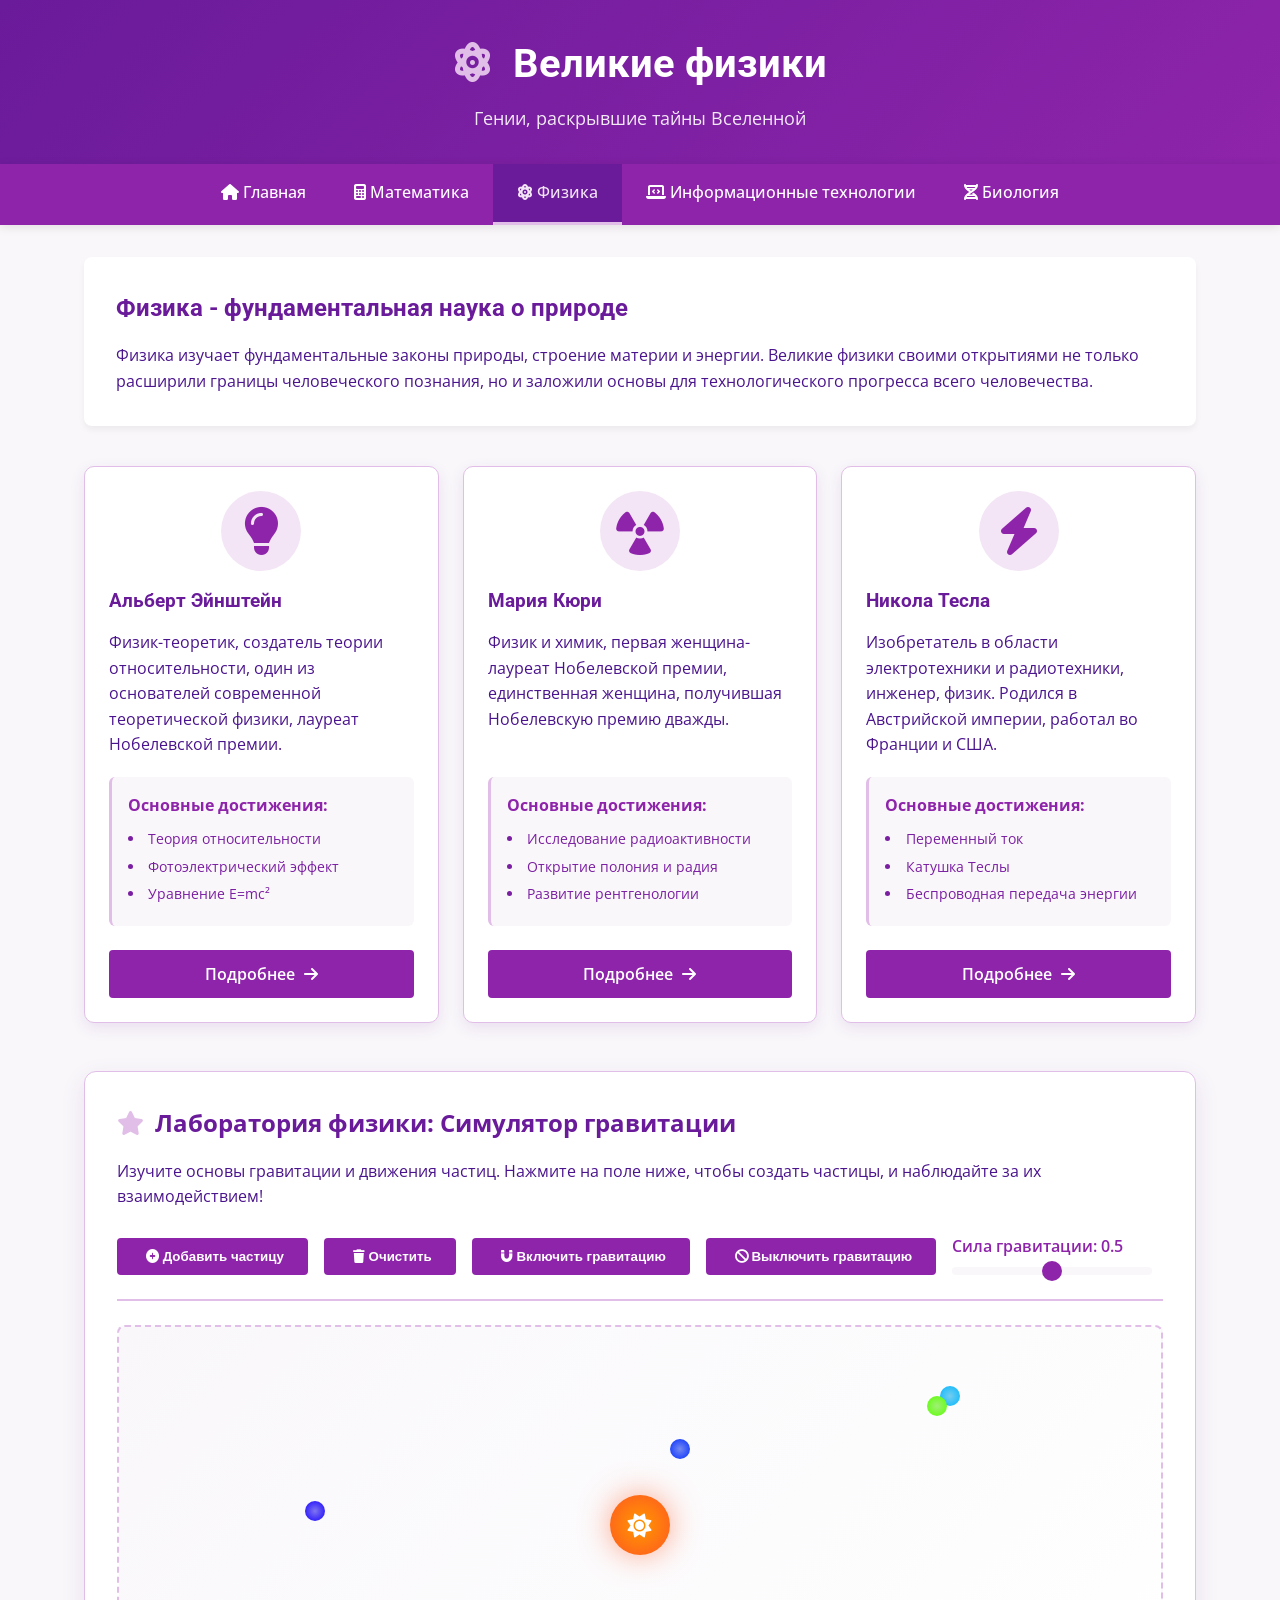
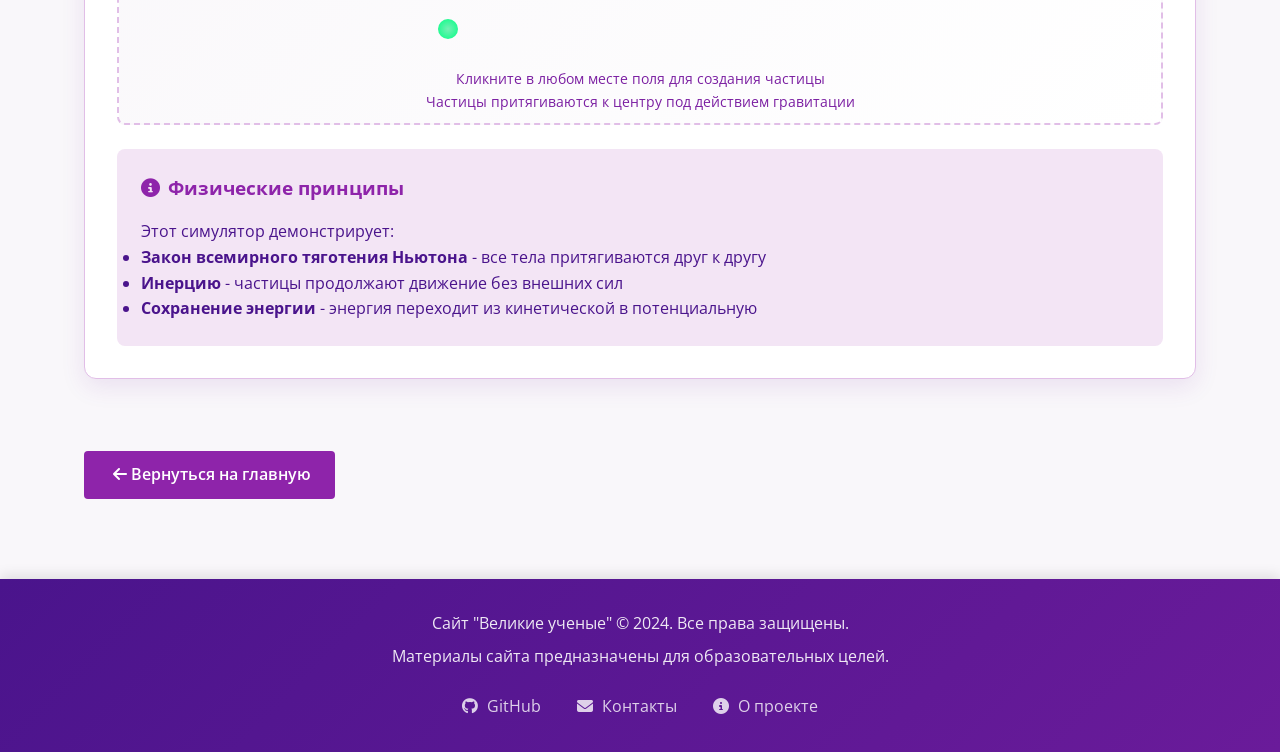
<file: physics.html>
<!DOCTYPE html>
<html lang="ru">
<head>
    <meta charset="UTF-8">
    <meta name="viewport" content="width=device-width, initial-scale=1.0">
    <title>Великие физики</title>
    <link rel="stylesheet" href="style.css">
    <link rel="stylesheet" href="https://cdnjs.cloudflare.com/ajax/libs/font-awesome/6.4.0/css/all.min.css">
    <link href="https://fonts.googleapis.com/css2?family=Roboto:wght@300;400;500;700&family=Open+Sans:wght@400;600;700&display=swap" rel="stylesheet">
    <style>
        .physics-theme {
            --primary-color: #6a1b9a;
            --secondary-color: #8e24aa;
            --accent-color: #e1bee7;
        }
    </style>
</head>
<body class="physics-theme">
    <header>
        <div class="container">
            <h1><i class="fas fa-atom"></i> Великие физики</h1>
            <p>Гении, раскрывшие тайны Вселенной</p>
        </div>
    </header>

    <nav>
        <div class="container">
            <ul>
                <li><a href="index.html"><i class="fas fa-home"></i> Главная</a></li>
                <li><a href="math.html"><i class="fas fa-calculator"></i> Математика</a></li>
                <li><a href="physics.html" class="active"><i class="fas fa-atom"></i> Физика</a></li>
                <li><a href="it.html"><i class="fas fa-laptop-code"></i> Информационные технологии</a></li>
                <li><a href="biology.html"><i class="fas fa-dna"></i> Биология</a></li>
            </ul>
        </div>
    </nav>

    <main>
        <div class="container">

            <section class="intro">
                <h2>Физика - фундаментальная наука о природе</h2>
                <p>Физика изучает фундаментальные законы природы, строение материи и энергии. Великие физики своими открытиями не только расширили границы человеческого познания, но и заложили основы для технологического прогресса всего человечества.</p>
            </section>

            <div class="disciplines-grid">
                <!-- Карточка ученого 1 -->
                <div class="discipline-card">
                    <div class="card-icon">
                        <i class="fas fa-lightbulb"></i>
                    </div>
                    <h3>Альберт Эйнштейн</h3>
                    <p>Физик-теоретик, создатель теории относительности, один из основателей современной теоретической физики, лауреат Нобелевской премии.</p>
                    <div class="scientists-list">
                        <h4>Основные достижения:</h4>
                        <ul>
                            <li>Теория относительности</li>
                            <li>Фотоэлектрический эффект</li>
                            <li>Уравнение E=mc²</li>
                        </ul>
                    </div>
                    <a href="https://ru.wikipedia.org/wiki/%D0%AD%D0%B9%D0%BD%D1%88%D1%82%D0%B5%D0%B9%D0%BD,_%D0%90%D0%BB%D1%8C%D0%B1%D0%B5%D1%80%D1%82" class="btn" onclick="showScientist('einstein')">Подробнее <i class="fas fa-arrow-right"></i></a>
                </div>

                <!-- Карточка ученого 2 -->
                <div class="discipline-card">
                    <div class="card-icon">
                        <i class="fas fa-radiation"></i>
                    </div>
                    <h3>Мария Кюри</h3>
                    <p>Физик и химик, первая женщина-лауреат Нобелевской премии, единственная женщина, получившая Нобелевскую премию дважды.</p>
                    <div class="scientists-list">
                        <h4>Основные достижения:</h4>
                        <ul>
                            <li>Исследование радиоактивности</li>
                            <li>Открытие полония и радия</li>
                            <li>Развитие рентгенологии</li>
                        </ul>
                    </div>
                    <a href="https://ru.wikipedia.org/wiki/%D0%A1%D0%BA%D0%BB%D0%BE%D0%B4%D0%BE%D0%B2%D1%81%D0%BA%D0%B0%D1%8F-%D0%9A%D1%8E%D1%80%D0%B8,_%D0%9C%D0%B0%D1%80%D0%B8%D1%8F" class="btn" onclick="showScientist('curie')">Подробнее <i class="fas fa-arrow-right"></i></a>
                </div>

                <!-- Карточка ученого 3 -->
                <div class="discipline-card">
                    <div class="card-icon">
                        <i class="fas fa-bolt"></i>
                    </div>
                    <h3>Никола Тесла</h3>
                    <p>Изобретатель в области электротехники и радиотехники, инженер, физик. Родился в Австрийской империи, работал во Франции и США.</p>
                    <div class="scientists-list">
                        <h4>Основные достижения:</h4>
                        <ul>
                            <li>Переменный ток</li>
                            <li>Катушка Теслы</li>
                            <li>Беспроводная передача энергии</li>
                        </ul>
                    </div>
                    <a href="https://ru.wikipedia.org/wiki/%D0%A2%D0%B5%D1%81%D0%BB%D0%B0,_%D0%9D%D0%B8%D0%BA%D0%BE%D0%BB%D0%B0" class="btn" onclick="showScientist('tesla')">Подробнее <i class="fas fa-arrow-right"></i></a>
                </div>
            </div>
            <!-- Интерактивный раздел для физики -->
<section class="interactive-section">
    <h2><i class="fas fa-star"></i> Лаборатория физики: Симулятор гравитации</h2>
    <p>Изучите основы гравитации и движения частиц. Нажмите на поле ниже, чтобы создать частицы, и наблюдайте за их взаимодействием!</p>
    
    <div class="simulator-container">
        <div class="simulator-controls">
            <button id="add-particle" class="btn"><i class="fas fa-plus-circle"></i> Добавить частицу</button>
            <button id="clear-particles" class="btn"><i class="fas fa-trash"></i> Очистить</button>
            <button id="gravity-on" class="btn"><i class="fas fa-magnet"></i> Включить гравитацию</button>
            <button id="gravity-off" class="btn"><i class="fas fa-ban"></i> Выключить гравитацию</button>
            <div class="slider-container">
                <label for="gravity-slider">Сила гравитации: <span id="gravity-value">0.5</span></label>
                <input type="range" id="gravity-slider" min="0" max="1" step="0.1" value="0.5">
            </div>
        </div>
        
        <div class="particle-field" id="particle-field">
            <div class="gravity-center">
                <i class="fas fa-sun"></i>
            </div>
            <div class="instructions">
                <p>Кликните в любом месте поля для создания частицы</p>
                <p>Частицы притягиваются к центру под действием гравитации</p>
            </div>
        </div>
        
        <div class="physics-info">
            <h3><i class="fas fa-info-circle"></i> Физические принципы</h3>
            <p>Этот симулятор демонстрирует:</p>
            <ul>
                <li><strong>Закон всемирного тяготения Ньютона</strong> - все тела притягиваются друг к другу</li>
                <li><strong>Инерцию</strong> - частицы продолжают движение без внешних сил</li>
                <li><strong>Сохранение энергии</strong> - энергия переходит из кинетической в потенциальную</li>
            </ul>
        </div>
    </div>
</section>

            <div class="back-to-home">
                <a href="index.html" class="btn back-btn"><i class="fas fa-arrow-left"></i> Вернуться на главную</a>
            </div>
        </div>
    </main>

    <footer>
        <div class="container">
            <p>Сайт "Великие ученые" &copy; 2024. Все права защищены.</p>
            <p>Материалы сайта предназначены для образовательных целей.</p>
            <div class="footer-links">
                <a href="https://github.com/TricolorGB/velikie_ucenye_PiRSChIR"><i class="fab fa-github"></i> GitHub</a>
                <a href="#"><i class="fas fa-envelope"></i> Контакты</a>
                <a href="#"><i class="fas fa-info-circle"></i> О проекте</a>
            </div>
        </div>
    </footer>

    <script src="script.js"></script>
    <script src="interactive.js"></script>
</body>
</html>
</file>
<file: style.css>
/* ============================================
   ОСНОВНЫЕ СТИЛИ И СБРОС
   ============================================ */

* {
    margin: 0;
    padding: 0;
    box-sizing: border-box;
}

body {
    font-family: 'Open Sans', sans-serif;
    line-height: 1.6;
    background-color: #f8f9fa;
}

.container {
    width: 90%;
    max-width: 1200px;
    margin: 0 auto;
    padding: 0 20px;
}

/* ============================================
   ЦВЕТОВЫЕ ПЕРЕМЕННЫЕ ДЛЯ ТЕМ
   ============================================ */

:root {
    --primary-color: #1a237e;
    --secondary-color: #3949ab;
    --accent-color: #4fc3f7;
    --text-color: #333333;
    --text-light: #666666;
    --text-on-dark: #ffffff;
    --text-on-dark-hover: #ffffff;
    --bg-color: #f8f9fa;
    --card-bg: #ffffff;
    --quote-bg: #e3f2fd;
    --border-color: #e0e0e0;
    --shadow-color: rgba(26, 35, 126, 0.1);
    --header-gradient: linear-gradient(135deg, #1a237e 0%, #283593 100%);
    --footer-gradient: linear-gradient(135deg, #0d47a1 0%, #1a237e 100%);
}

.home-theme {
    --primary-color: #83785e;
    --secondary-color: #a19679;
    --accent-color: #d8ce97;
    --text-color: #333333;
    --text-light: #666666;
    --text-on-dark: #ffffff;
    --text-on-dark-hover: #fff9e6;
    --bg-color: #fffef5;
    --card-bg: #ffffff;
    --quote-bg: #fff9e6;
    --border-color: #f0e6d2;
    --shadow-color: rgba(184, 134, 11, 0.1);
    --header-gradient: linear-gradient(135deg, #5c523a 0%, #4b4128 100%);
    --footer-gradient: linear-gradient(135deg, #5c523a 0%, #4b4128 100%);
}

body:not(.physics-theme):not(.it-theme):not(.biology-theme):not(.home-theme) {
    --primary-color: #1a237e;
    --secondary-color: #3949ab;
    --accent-color: #97a7ff;
    --text-color: #333333;
    --text-light: #666666;
    --text-on-dark: #ffffff;
    --bg-color: #f8f9fa;
    --card-bg: #ffffff;
    --quote-bg: #e3e9fd;
    --border-color: #e0e0e0;
    --shadow-color: rgba(26, 35, 126, 0.1);
    --header-gradient: linear-gradient(135deg, #1a237e 0%, #283593 100%);
    --footer-gradient: linear-gradient(135deg, #0d47a1 0%, #1a237e 100%);
}

.physics-theme {
    --primary-color: #6a1b9a;
    --secondary-color: #8e24aa;
    --accent-color: #e1bee7;
    --text-color: #4a148c;
    --text-light: #7b1fa2;
    --text-on-dark: #ffffff;
    --text-on-dark-hover: #f3e5f5;
    --bg-color: #f9f7fa;
    --card-bg: #ffffff;
    --quote-bg: #f3e5f5;
    --border-color: #e1bee7;
    --shadow-color: rgba(106, 27, 154, 0.1);
    --header-gradient: linear-gradient(135deg, #6a1b9a 0%, #8e24aa 100%);
    --footer-gradient: linear-gradient(135deg, #4a148c 0%, #6a1b9a 100%);
}

.it-theme {
    --primary-color: #00695c;
    --secondary-color: #00897b;
    --accent-color: #b2dfdb;
    --text-color: #004d40;
    --text-light: #00796b;
    --text-on-dark: #ffffff;
    --text-on-dark-hover: #e0f2f1;
    --bg-color: #f5f9f8;
    --card-bg: #ffffff;
    --quote-bg: #e0f2f1;
    --border-color: #b2dfdb;
    --shadow-color: rgba(0, 105, 92, 0.1);
    --header-gradient: linear-gradient(135deg, #00695c 0%, #00897b 100%);
    --footer-gradient: linear-gradient(135deg, #004d40 0%, #00695c 100%);
}

.biology-theme {
    --primary-color: #2e7d32;
    --secondary-color: #43a047;
    --accent-color: #c8e6c9;
    --text-color: #1b5e20;
    --text-light: #388e3c;
    --text-on-dark: #ffffff;
    --text-on-dark-hover: #e8f5e9;
    --bg-color: #f8faf8;
    --card-bg: #ffffff;
    --quote-bg: #e8f5e9;
    --border-color: #c8e6c9;
    --shadow-color: rgba(46, 125, 50, 0.1);
    --header-gradient: linear-gradient(135deg, #2e7d32 0%, #43a047 100%);
    --footer-gradient: linear-gradient(135deg, #1b5e20 0%, #2e7d32 100%);
}

/* ============================================
   ПРИМЕНЕНИЕ ЦВЕТОВЫХ ПЕРЕМЕННЫХ
   ============================================ */

body {
    color: var(--text-color);
    background-color: var(--bg-color);
}

header {
    background: var(--header-gradient);
    color: var(--text-on-dark);
    padding: 2rem 0;
    text-align: center;
    box-shadow: 0 4px 12px rgba(0, 0, 0, 0.1);
}

header h1 {
    font-family: 'Roboto', sans-serif;
    font-weight: 700;
    font-size: 2.5rem;
    margin-bottom: 0.5rem;
}

header p {
    font-size: 1.1rem;
    opacity: 0.9;
}

header i {
    margin-right: 10px;
    color: var(--accent-color);
}

nav {
    background-color: var(--secondary-color);
    position: sticky;
    top: 0;
    z-index: 1000;
    box-shadow: 0 2px 10px rgba(0, 0, 0, 0.1);
}

nav ul {
    display: flex;
    justify-content: center;
    list-style: none;
    flex-wrap: wrap;
}

nav a {
    display: block;
    color: var(--text-on-dark);
    text-decoration: none;
    padding: 1rem 1.5rem;
    font-weight: 500;
    transition: all 0.3s ease;
    border-bottom: 3px solid transparent;
}

nav a:hover,
nav a.active {
    background-color: var(--primary-color);
    border-bottom: 3px solid var(--accent-color);
    color: var(--text-on-dark-hover);
}

main {
    padding: 2rem 0;
}

.intro {
    background-color: var(--card-bg);
    padding: 2rem;
    border-radius: 8px;
    margin-bottom: 2.5rem;
    box-shadow: 0 4px 6px rgba(0, 0, 0, 0.05);
}

.intro h2,
.disciplines h2 {
    color: var(--primary-color);
    margin-bottom: 1rem;
    font-family: 'Roboto', sans-serif;
}

.disciplines h2 {
    text-align: center;
    font-size: 2rem;
}

.intro p {
    color: var(--text-color);
}

.disciplines-grid {
    display: grid;
    grid-template-columns: repeat(auto-fill, minmax(280px, 1fr));
    gap: 1.5rem;
    margin-bottom: 3rem;
}

.discipline-card {
    background-color: var(--card-bg);
    border: 1px solid var(--border-color);
    border-radius: 10px;
    padding: 1.5rem;
    display: flex;
    flex-direction: column;
    box-shadow: 0 5px 15px var(--shadow-color);
    transition: transform 0.3s ease, box-shadow 0.3s ease;
}

.discipline-card:hover {
    transform: translateY(-10px);
    box-shadow: 0 15px 30px rgba(0, 0, 0, 0.15);
}

.card-icon {
    text-align: center;
    margin-bottom: 1rem;
}

.card-icon i {
    font-size: 3rem;
    color: var(--secondary-color);
    background-color: var(--quote-bg);
    width: 80px;
    height: 80px;
    line-height: 80px;
    border-radius: 50%;
    display: inline-block;
}

.discipline-card h3 {
    color: var(--primary-color);
    margin-bottom: 0.8rem;
    font-family: 'Roboto', sans-serif;
}

.discipline-card p {
    margin-bottom: 1.2rem;
    color: var(--text-color);
    flex-grow: 1;
}

.scientists-list {
    background-color: var(--bg-color);
    border-left: 3px solid var(--accent-color);
    padding: 1rem;
    border-radius: 6px;
    margin-bottom: 1.5rem;
}

.scientists-list h4 {
    color: var(--secondary-color);
    margin-bottom: 0.5rem;
    font-size: 1rem;
}

.scientists-list ul {
    list-style-position: inside;
    color: var(--text-light);
}

.scientists-list li {
    margin-bottom: 0.3rem;
    font-size: 0.9rem;
}

.btn {
    display: inline-block;
    background-color: var(--secondary-color);
    color: var(--text-on-dark);
    padding: 0.7rem 1.5rem;
    text-decoration: none;
    border-radius: 4px;
    font-weight: 600;
    transition: background-color 0.3s ease;
    text-align: center;
    border: none;
    cursor: pointer;
    margin-top: auto;
}

.btn:hover {
    background-color: var(--primary-color);
    color: var(--accent-color);
}

.btn i {
    margin-left: 5px;
}

.back-btn {
    display: inline-block;
    margin-top: 1.5rem;
}

.quote-section {
    background-color: var(--quote-bg);
    padding: 2.5rem;
    border-radius: 10px;
    margin-top: 2rem;
    text-align: center;
}

.quote {
    max-width: 800px;
    margin: 0 auto;
}

.quote i:first-child {
    font-size: 2rem;
    color: var(--secondary-color);
    margin-bottom: 1rem;
    display: block;
}

.quote p {
    font-size: 1.3rem;
    font-style: italic;
    color: var(--primary-color);
    margin-bottom: 1rem;
}

.quote-author {
    font-weight: 600;
    font-style: normal;
    color: var(--secondary-color);
}

footer {
    background: var(--footer-gradient);
    color: var(--text-on-dark);
    padding: 2rem 0;
    text-align: center;
    margin-top: 3rem;
    box-shadow: 0 -4px 12px rgba(0, 0, 0, 0.1);
}

footer p {
    margin-bottom: 0.5rem;
    opacity: 0.9;
}

.footer-links {
    margin-top: 1.5rem;
}

.footer-links a {
    color: rgba(255, 255, 255, 0.8);
    text-decoration: none;
    margin: 0 1rem;
    transition: color 0.3s ease;
}

.footer-links a:hover {
    color: white;
}

.footer-links i {
    margin-right: 5px;
}

/* Стили для главной страницы */
.home-theme .card-icon i {
    background: linear-gradient(135deg, var(--accent-color), var(--secondary-color));
    color: white;
    box-shadow: 0 4px 15px rgba(218, 165, 32, 0.3);
    transition: all 0.3s ease;
}

.home-theme .discipline-card:hover .card-icon i {
    transform: scale(1.1) rotate(10deg);
    box-shadow: 0 6px 20px rgba(218, 165, 32, 0.5);
}

.home-theme .scientists-list {
    background: linear-gradient(to right, var(--quote-bg), transparent);
    border-left: 4px solid var(--accent-color);
}

/* Общие анимации */
body,
header,
nav,
footer,
.btn,
.discipline-card,
.card-icon i {
    transition: background-color 0.5s ease, 
                background 0.5s ease, 
                color 0.5s ease,
                border-color 0.5s ease,
                box-shadow 0.5s ease;
}

a {
    color: var(--secondary-color);
}

a:hover {
    color: var(--primary-color);
}

/* ============================================
   СТИЛИ ДЛЯ ИНТЕРАКТИВНЫХ ЭЛЕМЕНТОВ
   ============================================ */

.interactive-section {
    background-color: var(--card-bg);
    border-radius: 12px;
    padding: 2rem;
    margin: 3rem 0;
    box-shadow: 0 8px 25px var(--shadow-color);
    border: 1px solid var(--border-color);
}

.interactive-section h2 {
    color: var(--primary-color);
    margin-bottom: 1rem;
    display: flex;
    align-items: center;
    gap: 0.7rem;
}

.interactive-section h2 i {
    color: var(--accent-color);
}

/* Физика - симулятор гравитации */
.simulator-container {
    margin-top: 1.5rem;
}

.simulator-controls {
    display: flex;
    flex-wrap: wrap;
    gap: 1rem;
    margin-bottom: 1.5rem;
    padding-bottom: 1.5rem;
    border-bottom: 2px solid var(--border-color);
}

.slider-container {
    display: flex;
    flex-direction: column;
    gap: 0.5rem;
    min-width: 200px;
}

.slider-container label {
    color: var(--secondary-color);
    font-weight: 600;
}

.slider-container input[type="range"] {
    width: 100%;
    height: 8px;
    border-radius: 4px;
    background: var(--bg-color);
    outline: none;
    -webkit-appearance: none;
}

.slider-container input[type="range"]::-webkit-slider-thumb {
    -webkit-appearance: none;
    width: 20px;
    height: 20px;
    border-radius: 50%;
    background: var(--secondary-color);
    cursor: pointer;
}

.particle-field {
    position: relative;
    width: 100%;
    height: 400px;
    background: linear-gradient(135deg, var(--bg-color) 0%, var(--card-bg) 100%);
    border-radius: 8px;
    border: 2px dashed var(--border-color);
    margin-bottom: 1.5rem;
    overflow: hidden;
}

.gravity-center {
    position: absolute;
    top: 50%;
    left: 50%;
    transform: translate(-50%, -50%);
    width: 60px;
    height: 60px;
    background: radial-gradient(circle, #ff9800, #ff5722);
    border-radius: 50%;
    display: flex;
    align-items: center;
    justify-content: center;
    box-shadow: 0 0 30px rgba(255, 87, 34, 0.5);
    z-index: 1;
}

.gravity-center i {
    color: white;
    font-size: 1.5rem;
}

.instructions {
    position: absolute;
    bottom: 10px;
    left: 0;
    right: 0;
    text-align: center;
    color: var(--text-light);
    font-size: 0.9rem;
}

.particle {
    position: absolute;
    width: 20px;
    height: 20px;
    border-radius: 50%;
    background: radial-gradient(circle, var(--accent-color), var(--secondary-color));
    cursor: pointer;
    transition: transform 0.2s;
    z-index: 2;
}

.particle:hover {
    transform: scale(1.2);
}

.physics-info {
    background-color: var(--quote-bg);
    padding: 1.5rem;
    border-radius: 8px;
    margin-top: 1.5rem;
}

.physics-info h3 {
    color: var(--secondary-color);
    margin-bottom: 1rem;
    display: flex;
    align-items: center;
    gap: 0.5rem;
}

/* Математика - графический калькулятор */
.calculator-container {
    margin-top: 1.5rem;
}

.calculator-controls {
    background-color: var(--bg-color);
    padding: 1.5rem;
    border-radius: 8px;
    margin-bottom: 1.5rem;
}

.input-group {
    display: flex;
    align-items: center;
    gap: 1rem;
    margin-bottom: 1.5rem;
    flex-wrap: wrap;
}

.input-group label {
    color: var(--secondary-color);
    font-weight: 600;
    min-width: 120px;
}

.input-group input {
    flex: 1;
    min-width: 200px;
    padding: 0.7rem 1rem;
    border: 2px solid var(--border-color);
    border-radius: 4px;
    background-color: var(--card-bg);
    color: var(--text-color);
    font-family: 'Courier New', monospace;
}

.function-presets {
    margin-bottom: 1.5rem;
}

.function-presets p {
    color: var(--text-light);
    margin-bottom: 0.5rem;
}

.preset-btn {
    background-color: var(--bg-color);
    color: var(--secondary-color);
    border: 1px solid var(--border-color);
    padding: 0.5rem 1rem;
    border-radius: 4px;
    cursor: pointer;
    margin-right: 0.5rem;
    margin-bottom: 0.5rem;
    transition: all 0.3s;
}

.preset-btn:hover {
    background-color: var(--secondary-color);
    color: white;
}

.graph-controls {
    display: flex;
    gap: 2rem;
    flex-wrap: wrap;
}

.graph-container {
    position: relative;
    margin-bottom: 1.5rem;
}

#math-graph {
    width: 100%;
    height: 400px;
    background-color: var(--card-bg);
    border: 1px solid var(--border-color);
    border-radius: 8px;
    display: block;
}

.graph-info {
    position: absolute;
    top: 10px;
    right: 10px;
    background-color: rgba(255, 255, 255, 0.9);
    padding: 0.5rem 1rem;
    border-radius: 4px;
    border-left: 4px solid var(--secondary-color);
    max-width: 300px;
}

.math-info {
    background-color: var(--quote-bg);
    padding: 1.5rem;
    border-radius: 8px;
}

/* IT - редактор кода */
.code-editor-container {
    margin-top: 1.5rem;
}

.editor-header {
    display: flex;
    justify-content: space-between;
    align-items: center;
    margin-bottom: 1rem;
    padding-bottom: 1rem;
    border-bottom: 2px solid var(--border-color);
}

.editor-actions {
    display: flex;
    gap: 0.5rem;
    flex-wrap: wrap;
}

.editor-wrapper {
    position: relative;
    margin-bottom: 1.5rem;
    border: 1px solid var(--border-color);
    border-radius: 8px;
    overflow: hidden;
}

.line-numbers {
    position: absolute;
    left: 0;
    top: 0;
    bottom: 0;
    width: 40px;
    background-color: var(--bg-color);
    color: var(--text-light);
    font-family: 'Courier New', monospace;
    padding: 10px 5px;
    text-align: right;
    border-right: 1px solid var(--border-color);
    line-height: 1.5;
    overflow: hidden;
}

#code-editor {
    width: 100%;
    min-height: 300px;
    padding: 10px 10px 10px 55px;
    border: none;
    background-color: var(--card-bg);
    color: var(--text-color);
    font-family: 'Courier New', monospace;
    font-size: 14px;
    line-height: 1.5;
    resize: vertical;
    outline: none;
    white-space: pre;
}

.output-container {
    border: 1px solid var(--border-color);
    border-radius: 8px;
    overflow: hidden;
    margin-bottom: 1.5rem;
}

.output-header {
    display: flex;
    justify-content: space-between;
    align-items: center;
    padding: 0.8rem 1rem;
    background-color: var(--bg-color);
    border-bottom: 1px solid var(--border-color);
}

.code-output {
    min-height: 150px;
    max-height: 300px;
    overflow-y: auto;
    padding: 1rem;
    background-color: var(--card-bg);
    font-family: 'Courier New', monospace;
    line-height: 1.5;
}

.code-examples {
    margin-bottom: 1.5rem;
}

.example-buttons {
    display: flex;
    gap: 0.5rem;
    flex-wrap: wrap;
    margin-top: 0.5rem;
}

.example-btn {
    background-color: var(--bg-color);
    color: var(--secondary-color);
    border: 1px solid var(--border-color);
    padding: 0.5rem 1rem;
    border-radius: 4px;
    cursor: pointer;
    transition: all 0.3s;
}

.example-btn:hover {
    background-color: var(--secondary-color);
    color: white;
}

.programming-concepts {
    background-color: var(--quote-bg);
    padding: 1.5rem;
    border-radius: 8px;
}

.concepts-grid {
    display: grid;
    grid-template-columns: repeat(auto-fit, minmax(200px, 1fr));
    gap: 1.5rem;
    margin-top: 1rem;
}

.concept {
    background-color: var(--card-bg);
    padding: 1rem;
    border-radius: 8px;
    border: 1px solid var(--border-color);
}

.concept h4 {
    color: var(--secondary-color);
    margin-bottom: 0.5rem;
    display: flex;
    align-items: center;
    gap: 0.5rem;
}

/* Биология - ДНК и эволюция */
.biology-lab-container {
    margin-top: 1.5rem;
}

.dna-section, .evolution-section {
    background-color: var(--bg-color);
    padding: 1.5rem;
    border-radius: 8px;
    margin-bottom: 1.5rem;
}

.nucleotide-buttons {
    display: flex;
    gap: 0.5rem;
    flex-wrap: wrap;
    margin-bottom: 1rem;
}

.nuc-btn {
    background-color: var(--card-bg);
    color: var(--secondary-color);
    border: 2px solid var(--border-color);
    padding: 0.7rem 1.2rem;
    border-radius: 4px;
    cursor: pointer;
    font-weight: bold;
    transition: all 0.3s;
}

.nuc-btn:hover {
    transform: translateY(-2px);
    box-shadow: 0 4px 8px var(--shadow-color);
}

.nuc-btn[data-nucleotide="A"] {
    color: #e91e63;
    border-color: #e91e63;
}

.nuc-btn[data-nucleotide="T"] {
    color: #2196f3;
    border-color: #2196f3;
}

.nuc-btn[data-nucleotide="C"] {
    color: #4caf50;
    border-color: #4caf50;
}

.nuc-btn[data-nucleotide="G"] {
    color: #ff9800;
    border-color: #ff9800;
}

.dna-sequence-display {
    background-color: var(--card-bg);
    border: 1px solid var(--border-color);
    border-radius: 8px;
    padding: 1rem;
    margin-bottom: 1.5rem;
    min-height: 100px;
}

.dna-strand {
    display: flex;
    flex-wrap: wrap;
    gap: 5px;
    margin-bottom: 1rem;
}

.nucleotide {
    width: 40px;
    height: 40px;
    display: flex;
    align-items: center;
    justify-content: center;
    border-radius: 4px;
    font-weight: bold;
    font-size: 1.2rem;
}

.nucleotide.A { background-color: rgba(233, 30, 99, 0.2); color: #e91e63; }
.nucleotide.T { background-color: rgba(33, 150, 243, 0.2); color: #2196f3; }
.nucleotide.C { background-color: rgba(76, 175, 80, 0.2); color: #4caf50; }
.nucleotide.G { background-color: rgba(255, 152, 0, 0.2); color: #ff9800; }

.dna-info {
    display: flex;
    gap: 2rem;
    color: var(--text-light);
    font-size: 0.9rem;
}

.dna-visualization {
    margin-top: 1.5rem;
}

#dna-canvas {
    width: 100%;
    height: 200px;
    background-color: var(--card-bg);
    border: 1px solid var(--border-color);
    border-radius: 8px;
    display: block;
}

.evolution-controls {
    margin-bottom: 1.5rem;
}

.evolution-params {
    display: flex;
    gap: 2rem;
    margin-top: 1rem;
    flex-wrap: wrap;
}

.evolution-canvas-container {
    position: relative;
}

#evolution-canvas {
    width: 100%;
    height: 300px;
    background-color: var(--card-bg);
    border: 1px solid var(--border-color);
    border-radius: 8px;
    display: block;
}

.evolution-stats {
    position: absolute;
    top: 10px;
    right: 10px;
    background-color: rgba(255, 255, 255, 0.9);
    padding: 1rem;
    border-radius: 8px;
    min-width: 200px;
}

.stats-grid {
    display: grid;
    grid-template-columns: 1fr 1fr;
    gap: 0.5rem;
}

.stat {
    display: flex;
    justify-content: space-between;
}

.stat-label {
    color: var(--text-light);
    font-size: 0.9rem;
}

.stat-value {
    color: var(--secondary-color);
    font-weight: bold;
}

.biology-concepts {
    background-color: var(--quote-bg);
    padding: 1.5rem;
    border-radius: 8px;
}

/* Адаптивность */
@media (max-width: 768px) {
    header h1 {
        font-size: 2rem;
    }
    
    nav ul {
        flex-direction: column;
        align-items: center;
    }
    
    nav a {
        width: 100%;
        text-align: center;
    }
    
    .disciplines-grid {
        grid-template-columns: 1fr;
    }
    
    .quote p {
        font-size: 1.1rem;
    }
    
    .simulator-controls,
    .editor-actions,
    .nucleotide-buttons {
        flex-direction: column;
        align-items: stretch;
    }
    
    .input-group {
        flex-direction: column;
        align-items: stretch;
    }
    
    .concepts-grid,
    .stats-grid {
        grid-template-columns: 1fr;
    }
    
    .graph-controls,
    .evolution-params {
        flex-direction: column;
        gap: 1rem;
    }
}
</file>
